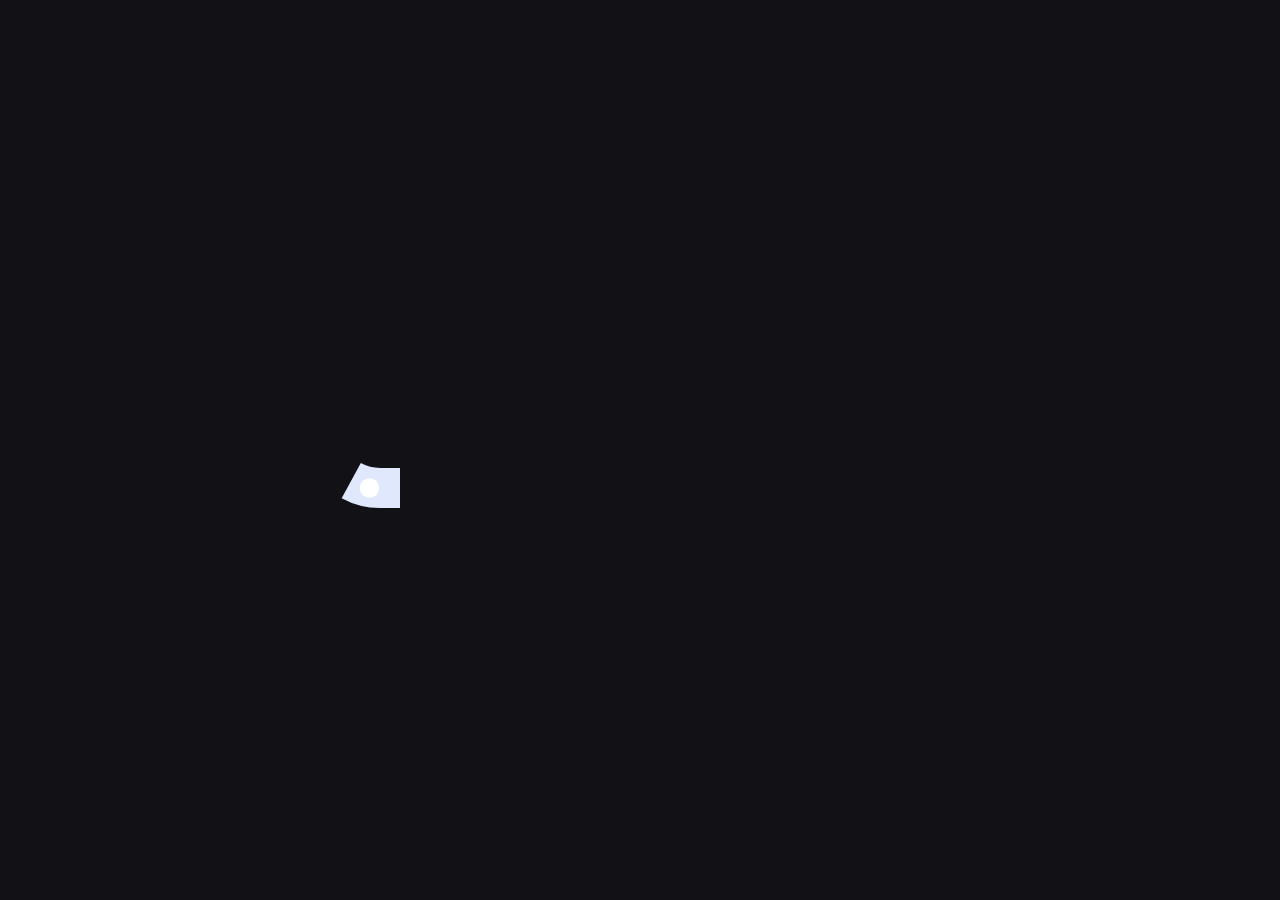
<file: js/anime-master/index.html>
<!DOCTYPE html>
<html>
<head>
  <title>anime.js</title>
  <meta charset="utf-8">
  <meta name="viewport" content="width=device-width, initial-scale=1, maximum-scale=1">
  <meta property="og:title" content="anime.js">
  <meta property="og:url" content="http://animejs.com">
  <meta property="og:description" content="Javascript Animation Engine">
  <meta property="og:image" content="http://animejs.com/documentation/assets/img/icons/og.png">
  <meta name="twitter:card" content="summary">
  <meta name="twitter:title" content="anime.js">
  <meta name="twitter:site" content="@juliangarnier">
  <meta name="twitter:description" content="Javascript Animation Engine">
  <meta name="twitter:image" content="http://animejs.com/documentation/assets/img/icons/twitter.png">
  <link rel="apple-touch-icon-precomposed" href="documentation/assets/img/icons/apple-touch-icon.png">
  <link rel="icon" type="image/png" href="documentation/assets/img/icons/favicon.png" >
  <link href="documentation/assets/css/anime.css" rel="stylesheet">
  <link href="documentation/assets/css/site.css" rel="stylesheet">
</head>
<body>
  <canvas class="fireworks"></canvas>
  <div class="logo-animation">
    <div class="letters">
      <div class="letter letter-a">
        <svg viewBox="0 0 162 162">
          <g fill="none" fill-rule="evenodd" stroke="#5E89FB">
            <path class="fill in" stroke-width="40" d="M101 141H81a60 60 0 1 1 0-120c33.14 0 59 26.86 60 60v80"/>
            <path class="fill out" stroke-width="40" d="M141 161V81c-1-33.14-26.86-60-60-60a60 60 0 1 0 0 120h20"/>
            <path class="line out" stroke-width="2" d="M121 161V81.33C120.18 58.59 102.7 41 81 41a40 40 0 1 0 0 80h20v40H81A80 80 0 1 1 81 1c43.8 0 78.66 35.27 80 79.7V161h-40z"/>
          </g>
        </svg>
      </div>
      <div class="letter letter-n">
        <svg viewBox="0 0 162 162">
          <g fill="none" fill-rule="evenodd" stroke="#FB155A">
            <path class="fill in" stroke-width="40" d="M21 161V1"/>
            <path class="fill out" stroke-width="40" d="M21 1v160"/>
            <path class="fill in" stroke-width="40" d="M21 161V81c1-33.14 26.86-60 60-60a60 60 0 0 1 60 60v80"/>
            <path class="fill out" stroke-width="40" d="M141 161V81a60 60 0 0 0-60-60c-33.14 0-59 26.86-60 60v80"/>
            <path class="line out" stroke-width="2" d="M41 161V1H1v160h40z"/>
            <path class="line out" stroke-width="2" d="M1 161V80.4C2.35 36.27 37.2 1 81 1a80 80 0 0 1 80 80v80h-40V81a40 40 0 0 0-40-40c-21.7 0-39.18 17.59-40 40.33V161H1z"/>
          </g>
        </svg>
      </div>
      <div class="letter letter-i">
        <svg viewBox="0 0 82 162">
          <g fill="none" fill-rule="evenodd" stroke="#18FF92">
            <path class="fill in" stroke-width="40" d="M21 61v20a60 60 0 0 0 60 60"/>
            <path class="fill out" stroke-width="40" d="M81 141a60 60 0 0 1-60-60V61"/>
            <path class="line out" stroke-width="2" d="M81 121a40 40 0 0 1-40-40V61H1v20a80 80 0 0 0 80 80v-40z"/>
          </g>
        </svg>
      </div>
      <div class="letter letter-m-1">
        <svg viewBox="0 0 162 162">
          <g fill="none" fill-rule="evenodd" stroke="#5E89FB">
            <path class="fill in" stroke-width="40" d="M21 161V1"/>
            <path class="fill out" stroke-width="40" d="M21 1v160"/>
            <path class="fill in" stroke-width="40" d="M21 161V81c1-33.14 26.86-60 60-60a60 60 0 0 1 60 60v80"/>
            <path class="fill out" stroke-width="40" d="M141 161V81a60 60 0 0 0-60-60c-33.14 0-59 26.86-60 60v80"/>
            <path class="line out" stroke-width="2" d="M41 161V1H1v160h40z"/>
            <path class="line out" stroke-width="2" d="M1 161V80.4C2.35 36.27 37.2 1 81 1a80 80 0 0 1 80 80v80h-40V81a40 40 0 0 0-40-40c-21.7 0-39.18 17.59-40 40.33V161H1z"/>
          </g>
        </svg>
      </div>
      <div class="letter letter-m-2">
        <svg viewBox="0 0 162 162">
          <g fill="none" fill-rule="evenodd" stroke="#FB155A">
            <path class="fill in" stroke-width="40" d="M21 161V81c1-33.14 26.86-60 60-60a60 60 0 0 1 60 60v80"/>
            <path class="fill out" stroke-width="40" d="M141 161V81a60 60 0 0 0-60-60c-33.14 0-59 26.86-60 60v80"/>
            <path class="line out" stroke-width="2" d="M1 161V80.4C2.35 36.27 37.2 1 81 1a80 80 0 0 1 80 80v80h-40V81a40 40 0 0 0-40-40c-21.7 0-39.18 17.59-40 40.33V161H1z"/>
          </g>
        </svg>
      </div>
      <div class="letter letter-e">
        <svg viewBox="0 0 162 162">
          <g fill="none" fill-rule="evenodd" stroke="#18FF92">
            <path class="fill in" stroke-width="40" d="M81 101h60V81c-1-33.14-26.86-60-60-60a60 60 0 1 0 0 120"/>
            <path class="fill out" stroke-width="40" d="M81 141a60 60 0 1 1 0-120c33.14 0 59 26.86 60 60v20H81"/>
            <path class="line out" stroke-width="2" d="M81 81v40h80V80.7C159.66 36.27 124.8 1 81 1a80 80 0 1 0 0 160v-40a40 40 0 1 1 0-80c21.6 0 39.01 17.42 39.99 40H81z"/>
          </g>
        </svg>
      </div>
      <div class="logo-icon">
        <div class="icon">
          <svg viewBox="0 0 62 62">
            <g fill="none" fill-rule="evenodd" stroke-width="2" transform="translate(1 1)">
              <path class="icon-curve" stroke="#FF1554" d="M0 16a80.88 80.88 0 0 1 44 44"/>
              <path class="icon-line" stroke="#5E89FB" d="M4 0h54a2 2 0 0 1 2 2.01V58A2 2 0 0 1 58 60H2a2 2 0 0 1-2-2.01V2A2 2 0 0 1 2 0h2z"/>
              <rect width="40" height="40" x="10" y="10" stroke="#18FF92" rx="20"/>
            </g>
          </svg>
        </div>
        <div class="icon-text">
          <svg viewBox="0 0 160 62">
            <g fill="#FBF3FB" fill-rule="evenodd">
              <path d="M27.33 18h1.73l10.15 25.7h-1.69l-3.24-8.24H21.97l-3.28 8.24H17L27.33 18zm6.45 16.1l-5.51-14.55h-.07l-5.73 14.54h11.3z"/>
              <polygon points="51.334 18 53.314 18 69.55 41.58 69.622 41.58 69.622 18 71.206 18 71.206 43.704 69.334 43.704 52.99 19.944 52.918 19.944 52.918 43.704 51.334 43.704"/>
              <polygon points="86.027 18 87.611 18 87.611 43.704 86.027 43.704"/>
              <polygon points="102.433 18 104.701 18 114.745 41.94 114.817 41.94 124.753 18 127.021 18 127.021 43.704 125.437 43.704 125.437 19.944 125.365 19.944 115.573 43.704 113.989 43.704 104.089 19.944 104.017 19.944 104.017 43.704 102.433 43.704"/>
              <polygon points="141.843 18 159.123 18 159.123 19.368 143.427 19.368 143.427 29.664 158.187 29.664 158.187 31.032 143.427 31.032 143.427 42.336 159.303 42.336 159.303 43.704 141.843 43.704"/>
            </g>
          </svg>
        </div>
      </div>
      <div class="dot dot-i">
        <svg viewBox="0 0 42 42">
          <g fill="none" fill-rule="evenodd">
            <rect width="40" height="40" x="1" y="1" fill="#17F28C" rx="20"/>
          </g>
        </svg>
      </div>
      <div class="dot dot-e">
        <svg viewBox="0 0 42 42">
          <g fill="none" fill-rule="evenodd">
            <rect width="40" height="40" x="1" y="1" fill="#FFFFFF" rx="20"/>
          </g>
        </svg>
      </div>
    </div>
  </div>
  <div class="info">
    <p class="description">
      Javascript Animation Engine
    </p>
    <div class="links">
      <a class="button blue" href="documentation" target="_blank">
        <svg viewBox="0 0 180 60">
          <path d="M10,10 C10,10 50,9.98999977 90,9.98999977 C130,9.98999977 170,10 170,10 C170,10 170.009995,20 170.009995,30 C170.009995,40 170,50 170,50 C170,50 130,50.0099983 90,50.0099983 C50,50.0099983 10,50 10,50 C10,50 9.98999977,40 9.98999977,30 C9.98999977,20 10,10 10,10 Z"></path>
        </svg>
        <span>Documentation</span>
      </a>
      <a class="button blue" href="https://codepen.io/collection/XLebem/" target="_blank">
        <svg viewBox="0 0 180 60">
          <path d="M10,10 C10,10 50,9.98999977 90,9.98999977 C130,9.98999977 170,10 170,10 C170,10 170.009995,20 170.009995,30 C170.009995,40 170,50 170,50 C170,50 130,50.0099983 90,50.0099983 C50,50.0099983 10,50 10,50 C10,50 9.98999977,40 9.98999977,30 C9.98999977,20 10,10 10,10 Z"></path>
        </svg>
        <span>CodePen</span>
      </a>
      <a class="button green" href="https://github.com/juliangarnier/anime" target="_blank">
        <svg viewBox="0 0 180 60">
          <path d="M10,10 C10,10 50,9.98999977 90,9.98999977 C130,9.98999977 170,10 170,10 C170,10 170.009995,20 170.009995,30 C170.009995,40 170,50 170,50 C170,50 130,50.0099983 90,50.0099983 C50,50.0099983 10,50 10,50 C10,50 9.98999977,40 9.98999977,30 C9.98999977,20 10,10 10,10 Z"></path>
        </svg>
        <span>GitHub</span>
      </a>
    </div>
    <p class="credits">
      v<span class="version">0.0</span> © <span class="date">2016</span> <a href="http://juliangarnier.com" target="_blank">Julian Garnier</a>
    </p>
  </div>
  <script>
    (function(i,s,o,g,r,a,m){i['GoogleAnalyticsObject']=r;i[r]=i[r]||function(){
      (i[r].q=i[r].q||[]).push(arguments)},i[r].l=1*new Date();a=s.createElement(o),
      m=s.getElementsByTagName(o)[0];a.async=1;a.src=g;m.parentNode.insertBefore(a,m)
    })(window,document,'script','https://www.google-analytics.com/analytics.js','ga');
    ga('create', 'UA-79927007-1', 'auto');
    ga('send', 'pageview');
  </script>
  <script src="anime.min.js"></script>
  <script src="documentation/assets/js/fireworks.js"></script>
  <script src="documentation/assets/js/site.js"></script>
</body>
</html>
</file>
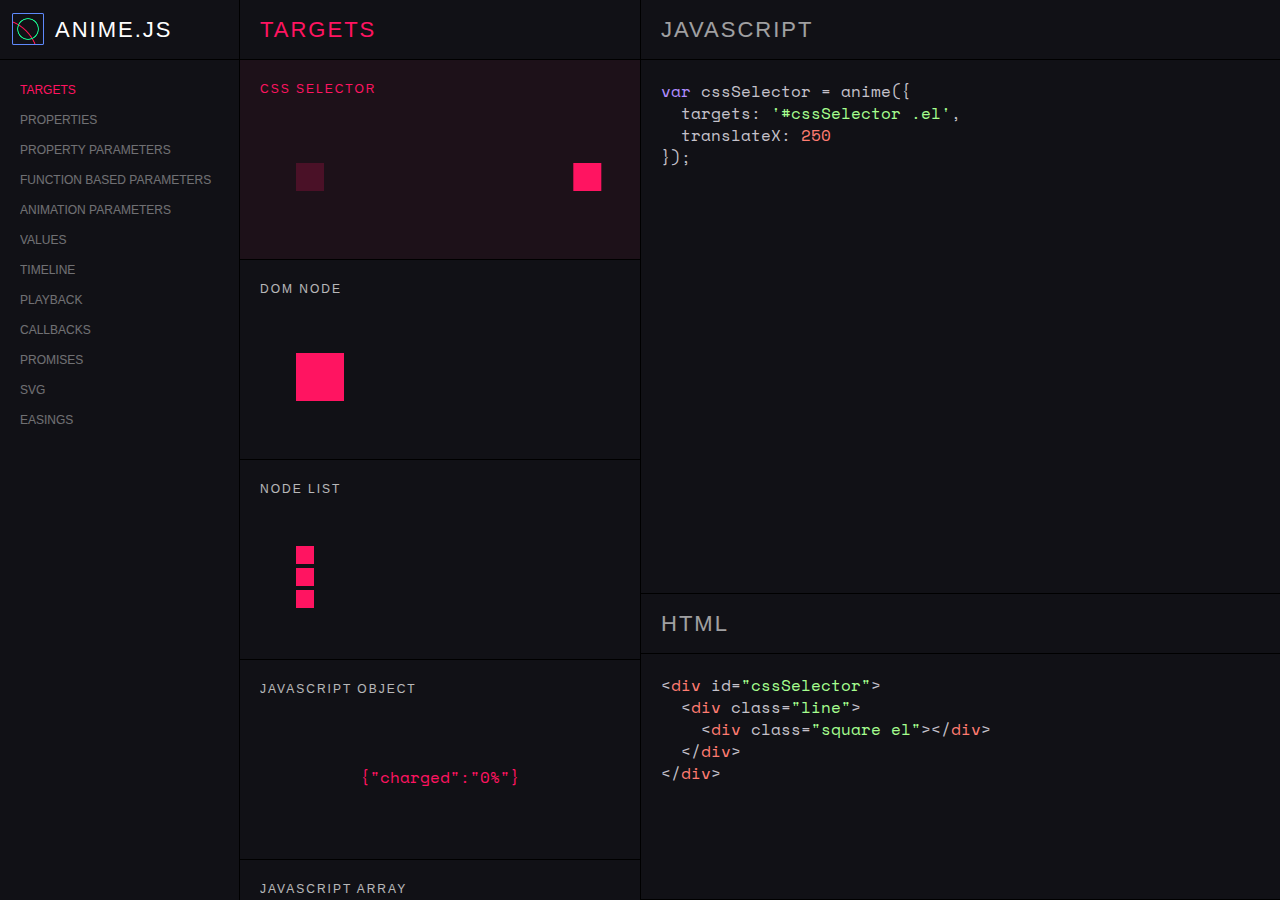
<file: js/anime-master/documentation/index.html>
<!DOCTYPE html>
<html>
<head>
  <title>Documentation | anime.js</title>
  <meta charset="utf-8">
  <meta name="viewport" content="width=device-width, initial-scale=1, maximum-scale=1">
  <meta property="og:title" content="anime.js">
  <meta property="og:url" content="http://animejs.com">
  <meta property="og:description" content="Javascript Animation Engine">
  <meta property="og:image" content="http://animejs.com/documentation/assets/img/icons/og.png">
  <meta name="twitter:card" content="summary">
  <meta name="twitter:title" content="anime.js">
  <meta name="twitter:site" content="@juliangarnier">
  <meta name="twitter:description" content="Javascript Animation Engine">
  <meta name="twitter:image" content="http://animejs.com/documentation/assets/img/icons/twitter.png">
  <link rel="apple-touch-icon-precomposed" href="assets/img/icons/apple-touch-icon.png">
  <link rel="icon" type="image/png" href="assets/img/icons/favicon.png" >
  <link href="https://fonts.googleapis.com/css?family=Space+Mono" rel="stylesheet">
  <link href="assets/css/anime.css" rel="stylesheet">
  <link href="assets/css/anime-theme.css" rel="stylesheet">
  <link href="assets/css/documentation.css" rel="stylesheet">
  <script src="../anime.min.js"></script>
</head>
<body>
  <div class="content">
    <header class="header">
      <a class="logo" href="https://github.com/juliangarnier/anime/"><h1>anime.js</h1></a>
    </header>
    <section class="pane sidebar">
      <nav class="navigation"></nav>
    </section>
    <section class="pane demos">

<!-- TARGETS -->
<article id="targets" class="color-01">
  <header>
    <h2 class="demos-title">Targets</h2>
  </header>

<div id="cssSelector" class="demo">
  <h3 class="demo-title">CSS Selector</h3>
  <div class="demo-content">
    <div class="line">
      <div class="square shadow"></div>
      <div class="square el"></div>
    </div>
  </div>
<script>var cssSelector = anime({
  targets: '#cssSelector .el',
  translateX: 250
});
</script>
</div>

<div id="domNode" class="demo">
  <h3 class="demo-title">DOM Node</h3>
  <div class="demo-content">
    <div class="large square shadow"></div>
    <div class="large square el"></div>
  </div>
<script>var el = document.querySelector('#domNode .el');

var domNode = anime({
  targets: el,
  translateX: 250
});
</script>
</div>

<div id="nodeList" class="demo">
  <h3 class="demo-title">Node List</h3>
  <div class="demo-content">
    <div class="line">
      <div class="small square shadow"></div>
      <div class="small square el"></div>
    </div>
    <div class="line">
      <div class="small square shadow"></div>
      <div class="small square el"></div>
    </div>
    <div class="line">
      <div class="small square shadow"></div>
      <div class="small square el"></div>
    </div>
  </div>
<script>var els = document.querySelectorAll('#nodeList .el');

var nodeList = anime({
  targets: els,
  translateX: 250
});
</script>
</div>

<div id="JSobject" class="demo">
  <h3 class="demo-title">JavaScript Object</h3>
  <div class="demo-content">
    <pre>{"charged":"0"}</pre>
  </div>
<script>var obj = { charged: '0%' };

var JSobject = anime({
  targets: obj,
  charged: '100%',
  round: 1,
  easing: 'linear',
  update: function() {
    var el = document.querySelector('#JSobject pre');
    el.innerHTML = JSON.stringify(obj);
  }
});
</script>
</div>

<div id="JSarray" class="demo">
  <h3 class="demo-title">JavaScript Array</h3>
  <div class="demo-content">
    <div class="line">
      <div class="square shadow"></div>
      <div class="square el-01"></div>
    </div>
    <div class="line">
      <div class="square shadow"></div>
      <div class="square el-02"></div>
    </div>
    <div class="line">
      <div class="square shadow"></div>
      <div class="square el-03"></div>
    </div>
  </div>
<script>var el = document.querySelector('#JSarray .el-01');

var JSarray = anime({
  targets: [el, '#JSarray .el-02', '#JSarray .el-03'],
  translateX: 250
});
</script>
</div>

</article>
<!-- -->

<!-- ANIMATABLE PROPERTIES -->
<article id="properties" class="color-02">
<header>
  <h2 class="demos-title">Properties</h2>
</header>

<div id="cssProperties" class="demo">
  <h3 class="demo-title">CSS</h3>
  <div class="demo-content">
    <div class="large square shadow"></div>
    <div class="large square el"></div>
  </div>
<script>var cssProperties = anime({
  targets: '#cssProperties .el',
  opacity: .5,
  left: '240px',
  backgroundColor: '#FFF',
  borderRadius: ['0em', '2em'],
  easing: 'easeInOutQuad'
});
</script>
</div>

<div id="CSStransforms" class="demo">
  <h3 class="demo-title">CSS Transforms</h3>
  <div class="demo-content">
    <div class="square shadow"></div>
    <div class="square el"></div>
  </div>
<script>var CSStransforms = anime({
  targets: '#CSStransforms .el',
  translateX: 250,
  scale: 2,
  rotate: '1turn'
});
</script>
</div>

<div id="JSobjectProp" class="demo">
  <h3 class="demo-title">Object properties</h3>
<div class="demo-content"><pre>{"myProperty":"0"}</pre></div>
<script>var myObject = {
  prop1: 0,
  prop2: '0%'
}
var JSobjectProp = anime({
  targets: myObject,
  prop1: 50,
  prop2: '100%',
  easing: 'linear',
  round: 1,
  update: function() {
    var el = document.querySelector('#JSobjectProp pre');
    el.innerHTML = JSON.stringify(myObject);
  }
});
</script>
</div>

<div id="domAttributes" class="demo">
  <h3 class="demo-title">DOM Attributes</h3>
  <div class="demo-content">
    <input class="text-output" value="0"></input>
  </div>
<script>var domAttributes = anime({
  targets: '#domAttributes input',
  value: 1000,
  round: 1,
  easing: 'easeInOutExpo'
});
</script>
</div>

<div id="svgAttributes" class="demo">
  <h3 class="demo-title">SVG Attributes</h3>
  <div class="demo-content align-center">
<svg width="128" height="128" viewBox="0 0 128 128">
  <polygon points="64 68.64 8.574 100 63.446 67.68 64 4 64.554 67.68 119.426 100" fill="currentColor"/>
</svg>
  </div>
<script>var svgAttributes = anime({
  targets: '#svgAttributes polygon',
  points: '64 128 8.574 96 8.574 32 64 0 119.426 32 119.426 96',
  easing: 'easeInOutExpo'
});
</script>
</div>

</article>
<!-- -->

<!-- PROPERTY PARAMETERS -->
<article id="propertyParameters" class="color-03">
  <header>
    <h2 class="demos-title">Property parameters</h2>
  </header>

<div id="duration" class="demo">
  <h3 class="demo-title">Duration</h3>
  <div class="demo-content">
    <div class="square shadow"></div>
    <div class="square el"></div>
  </div>
<script>var duration = anime({
  targets: '#duration .el',
  translateX: 250,
  duration: 3000
});
</script>
</div>

<div id="delay" class="demo">
  <h3 class="demo-title">Delay</h3>
  <div class="demo-content">
<div class="square shadow"></div>
<div class="square el"></div>
  </div>
<script>var delay = anime({
  targets: '#delay .el',
  translateX: 250,
  delay: 1000
});
</script>
</div>

<div id="easing" class="demo">
  <h3 class="demo-title">Easing</h3>
  <div class="demo-content">
    <div class="square shadow"></div>
    <div class="square el"></div>
  </div>
<script>var easing = anime({
  targets: '#easing .el',
  translateX: 250,
  easing: 'easeInOutQuart'
});
</script>
</div>

<div id="specificPropertyParameters" class="demo">
  <h3 class="demo-title">Specific property parameters</h3>
  <div class="demo-content">
    <div class="square shadow"></div>
    <div class="square el"></div>
  </div>
<script>var specificPropertyParameters = anime({
  targets: '#specificPropertyParameters .el',
  translateX: {
    value: 250,
    duration: 800
  },
  rotate: {
    value: 360,
    duration: 1800,
    easing: 'easeInOutSine'
  },
  scale: {
    value: 2,
    duration: 1600,
    delay: 800,
    easing: 'easeInOutQuart'
  },
  delay: 250 // All properties except 'scale' inherit 250ms delay
});
</script>
</div>

</article>
<!-- -->

<!-- FUNCTION BASED PARAMETERS -->
<article id="functionBasedParameters" class="color-04">
<header>
  <h2 class="demos-title">Function based parameters</h2>
</header>

<div id="functionBasedDuration" class="demo">
  <h3 class="demo-title">Duration</h3>
  <div class="demo-content">
    <div class="line">
      <div class="small square shadow"></div>
      <div class="small square el"></div>
    </div>
    <div class="line">
      <div class="small square shadow"></div>
      <div class="small square el"></div>
    </div>
    <div class="line">
      <div class="small square shadow"></div>
      <div class="small square el"></div>
    </div>
  </div>
<script>var functionBasedDuration = anime({
  targets: '#functionBasedDuration .el',
  translateX: 250,
  direction: 'alternate',
  loop: true,
  duration: function(el, i, l) {
    return 1000 + (i * 1000);
  }
});
</script>
</div>

<div id="functionBasedDelay" class="demo">
  <h3 class="demo-title">Delay</h3>
  <div class="demo-content">
    <div class="line">
      <div class="small square shadow"></div>
      <div class="small square el"></div>
    </div>
    <div class="line">
      <div class="small square shadow"></div>
      <div class="small square el"></div>
    </div>
    <div class="line">
      <div class="small square shadow"></div>
      <div class="small square el"></div>
    </div>
  </div>
<script>var functionBasedDelay = anime({
  targets: '#functionBasedDelay .el',
  translateX: 250,
  direction: 'alternate',
  loop: true,
  delay: function(el, i, l) {
    return i * 100;
  }
});
</script>
</div>

<div id="functionBasedElasticity" class="demo">
  <h3 class="demo-title">Elasticity</h3>
  <div class="demo-content">
    <div class="line">
      <div class="small square shadow"></div>
      <div class="small square el"></div>
    </div>
    <div class="line">
      <div class="small square shadow"></div>
      <div class="small square el"></div>
    </div>
    <div class="line">
      <div class="small square shadow"></div>
      <div class="small square el"></div>
    </div>
  </div>
<script>var functionBasedElasticity = anime({
  targets: '#functionBasedElasticity .el',
  translateX: 250,
  direction: 'alternate',
  loop: true,
  elasticity: function(el, i, l) {
    return (200 + i * 200);
  }
});
</script>
</div>

<div id="combinedFunctionBasedProp" class="demo">
  <h3 class="demo-title">Combined</h3>
  <div class="demo-content">
    <div class="line">
      <div class="square shadow"></div>
      <div data-duration="2000" class="square el"></div>
    </div>
    <div class="line">
      <div class="square shadow"></div>
      <div data-duration="1500" class="square el"></div>
    </div>
    <div class="line">
      <div class="square shadow"></div>
      <div data-duration="1000" class="square el"></div>
    </div>
  </div>
<script>var combinedFunctionBasedProp = anime({
  targets: '#combinedFunctionBasedProp .el',
  translateX: 100,
  translateX: 250,
  rotate: 180,
  duration: function(target) {
    // Duration based on every div 'data-duration' attribute
    return target.getAttribute('data-duration');
  },
  delay: function(target, index) {
    // 100ms delay multiplied by every div index, in ascending order
    return index * 100;
  },
  elasticity: function(target, index, totalTargets) {
    // Elasticity multiplied by every div index, in descending order
    return 200 + ((totalTargets - index) * 200);
  },
  direction: 'alternate',
  loop: true
});
</script>
</div>

</article>
<!-- -->

<!-- ANIMATION PARAMETERS -->
<article id="animationParameters" class="color-05">
  <header>
    <h2 class="demos-title">Animation parameters</h2>
  </header>

<div id="alternate" class="demo">
  <h3 class="demo-title">Direction alternate</h3>
  <div class="demo-content">
    <div class="square shadow"></div>
    <div class="square el"></div>
  </div>
<script>var alternate = anime({
  targets: '#alternate .el',
  translateX: 250,
  direction: 'alternate'
});
</script>
</div>

<div id="reverse" class="demo">
  <h3 class="demo-title">Direction reverse</h3>
  <div class="demo-content">
    <div class="square shadow"></div>
    <div class="square el"></div>
  </div>
<script>var reverse = anime({
  targets: '#reverse .el',
  translateX: 250,
  direction: 'reverse'
});
</script>
</div>

<div id="loop" class="demo">
  <h3 class="demo-title">Loop (x times)</h3>
  <div class="demo-content">
    <div class="square shadow"></div>
    <div class="square el"></div>
  </div>
<script>var loop = anime({
  targets: '#loop .el',
  translateX: 250,
  loop: 3
});
</script>
</div>

<div id="loopAlternate" class="demo">
  <h3 class="demo-title">Loop alternate (x times)</h3>
  <div class="demo-content">
    <div class="square shadow"></div>
    <div class="square el"></div>
  </div>
<script>var loopAlternate = anime({
  targets: '#loopAlternate .el',
  translateX: 250,
  loop: 3,
  direction: 'alternate'
});
</script>
</div>

<div id="loopReverse" class="demo">
  <h3 class="demo-title">Loop reverse (x times)</h3>
  <div class="demo-content">
    <div class="square shadow"></div>
    <div class="square el"></div>
  </div>
<script>var loopReverse = anime({
  targets: '#loopReverse .el',
  translateX: 250,
  loop: 3,
  direction: 'reverse'
});
</script>
</div>

<div id="infiniteLoop" class="demo">
  <h3 class="demo-title">Infinite loop</h3>
  <div class="demo-content">
    <div class="square shadow"></div>
    <div class="square el"></div>
  </div>
<script>var infiniteLoop = anime({
  targets: '#infiniteLoop .el',
  translateX: 250,
  loop: true
});
</script>
</div>

<div id="infiniteLoopAlternate" class="demo">
  <h3 class="demo-title">Infinite loop alternate</h3>
  <div class="demo-content">
    <div class="square shadow"></div>
    <div class="square el"></div>
  </div>
<script>var infiniteLoopAlternate = anime({
  targets: '#infiniteLoopAlternate .el',
  translateX: 250,
  direction: 'alternate',
  loop: true
});
</script>
</div>

<div id="infiniteLoopReverse" class="demo">
  <h3 class="demo-title">Infinite loop reverse</h3>
  <div class="demo-content">
    <div class="square shadow"></div>
    <div class="square el"></div>
  </div>
<script>var infiniteLoopReverse = anime({
  targets: '#infiniteLoopReverse .el',
  translateX: 250,
  direction: 'reverse',
  loop: true
});
</script>
</div>

</article>
<!-- -->

<!-- VALUES -->
<article id="values" class="color-06">
<header>
  <h2 class="demos-title">Values</h2>
</header>

<div id="unitlessValue" class="demo">
  <h3 class="demo-title">Unitless</h3>
  <div class="demo-content">
    <div class="square shadow"></div>
    <div class="square el"></div>
  </div>
<script>var unitlessValue = anime({
  targets: '#unitlessValue .el',
  translateX: 250,
  rotate: 540
});
</script>
</div>

<div id="specificUnitValue" class="demo">
  <h3 class="demo-title">Specific unit</h3>
  <div class="demo-content">
    <div class="square shadow"></div>
    <div class="square el"></div>
  </div>
<script>var specificUnitValue = anime({
  targets: '#specificUnitValue .el',
  translateX: '20em',
  rotate: '1.5turn'
});
</script>
</div>

<div id="relativeValues" class="demo">
  <h3 class="demo-title">Relative</h3>
  <div class="demo-content">
    <div class="square shadow"></div>
    <div class="square el" style="transform: translateX(100px)"></div>
  </div>
<script>var relativeValues = anime({
  targets: '#relativeValues .el',
  translateX: {
    value: '+=150',
    duration: 1000
  },
  width: {
    value: '-=10',
    duration: 1800,
    easing: 'easeInOutSine'
  },
  height: {
    value: '*=4',
    duration: 1800,
    easing: 'easeInOutSine'
  },
  direction: 'alternate'
});
</script>
</div>

<div id="colors" class="demo">
  <h3 class="demo-title">Colors</h3>
  <div class="demo-content">
    <div class="line">
      <div class="square shadow"></div>
      <div class="square el"></div>
    </div>
    <div class="line">
      <div class="square shadow"></div>
      <div class="square el"></div>
    </div>
    <div class="line">
      <div class="square shadow"></div>
      <div class="square el"></div>
    </div>
  </div>
<script>

var colors = anime({
  targets: '#colors .el',
  translateX: 250,
  backgroundColor: [
    {value: '#FFF'}, // Or #FFFFFF
    {value: 'rgb(255, 0, 0)'},
    {value: 'hsl(100, 60%, 60%)'}
  ],
  easing: 'linear',
  direction: 'alternate',
  duration: 2000
});
</script>
</div>

<div id="specificInitialValue" class="demo">
  <h3 class="demo-title">Specific initial value</h3>
  <div class="demo-content">
    <div class="square shadow"></div>
    <div class="square el"></div>
  </div>
<script>var specificInitialValue = anime({
  targets: '#specificInitialValue .el',
  translateX: [100, 250],
  delay: 500,
  direction: 'alternate',
  loop: true
});
</script>
</div>

<div id="functionBasedPropVal" class="demo">
  <h3 class="demo-title">Function based values</h3>
  <div class="demo-content">
    <div class="line">
      <div class="small square shadow"></div>
      <div data-x="160" class="small square el"></div>
    </div>
    <div class="line">
      <div class="small square shadow"></div>
      <div data-x="80" class="small square el"></div>
    </div>
    <div class="line">
      <div class="small square shadow"></div>
      <div data-x="250" class="small square el"></div>
    </div>
  </div>
<script>var functionBasedPropVal = anime({
  targets: '#functionBasedPropVal .el',
  translateX: function(el) {
    return el.getAttribute('data-x');
  },
  translateY: function(el, i) {
    return 50 + (-50 * i);
  },
  scale: function(el, i, l) {
    return (l - i) + .25;
  },
  rotate: function() { return anime.random(-360, 360); },
  duration: function() { return anime.random(1200, 1800); },
  duration: function() { return anime.random(800, 1600); },
  delay: function() { return anime.random(0, 1000); },
  direction: 'alternate',
  loop: true
});
</script>
</div>

<div id="keyframes" class="demo">
  <h3 class="demo-title">Keyframes</h3>
  <div class="demo-content">
    <div class="square shadow"></div>
    <div class="square el"></div>
  </div>
<script>var keyframes = anime({
  targets: '#keyframes .el',
  translateX: [
    { value: 250, duration: 1000, delay: 500, elasticity: 0 },
    { value: 0, duration: 1000, delay: 500, elasticity: 0 }
  ],
  translateY: [
    { value: -40, duration: 500, elasticity: 100 },
    { value: 40, duration: 500, delay: 1000, elasticity: 100 },
    { value: 0, duration: 500, delay: 1000, elasticity: 100 }
  ],
  scaleX: [
    { value: 4, duration: 100, delay: 500, easing: 'easeOutExpo' },
    { value: 1, duration: 900, elasticity: 300 },
    { value: 4, duration: 100, delay: 500, easing: 'easeOutExpo' },
    { value: 1, duration: 900, elasticity: 300 }
  ],
  scaleY: [
    { value: [1.75, 1], duration: 500 },
    { value: 2, duration: 50, delay: 1000, easing: 'easeOutExpo' },
    { value: 1, duration: 450 },
    { value: 1.75, duration: 50, delay: 1000, easing: 'easeOutExpo' },
    { value: 1, duration: 450 }
  ],
  loop: true
});
</script>
</div>

</article>
<!-- -->

<!-- TIMELINE -->
<article id="timeline" class="color-07">
<header>
  <h2 class="demos-title">Timeline</h2>
</header>

<div id="basicTimeline" class="demo">
  <h3 class="demo-title">Basic timeline</h3>
  <div class="demo-content">
    <div class="line">
      <div class="square shadow"></div>
      <div class="square el"></div>
    </div>
    <div class="line">
      <div class="circle shadow"></div>
      <div class="circle el"></div>
    </div>
    <div class="line">
      <div class="triangle shadow"></div>
      <div class="triangle el"></div>
    </div>
  </div>
<script>var basicTimeline = anime.timeline();

basicTimeline
  .add({
    targets: '#basicTimeline .square.el',
    translateX: 250,
    easing: 'easeOutExpo'
  })
  .add({
    targets: '#basicTimeline .circle.el',
    translateX: 250,
    easing: 'easeOutExpo'
  })
  .add({
    targets: '#basicTimeline .triangle.el',
    translateX: 250,
    easing: 'easeOutExpo'
  });

</script>
</div>

<div id="relativeOffset" class="demo">
  <h3 class="demo-title">Relative offset</h3>
  <div class="demo-content">
    <div class="line">
      <div class="square shadow"></div>
      <div class="square el"></div>
    </div>
    <div class="line">
      <div class="circle shadow"></div>
      <div class="circle el"></div>
    </div>
    <div class="line">
      <div class="triangle shadow"></div>
      <div class="triangle el"></div>
    </div>
  </div>
<script>var relativeOffset = anime.timeline();

relativeOffset
  .add({
    targets: '#relativeOffset .square.el',
    translateX: 250,
    easing: 'easeOutExpo',
  })
  .add({
    targets: '#relativeOffset .circle.el',
    translateX: 250,
    easing: 'easeOutExpo',
    offset: '-=600' // Starts 600ms before the previous animation ends
  })
  .add({
    targets: '#relativeOffset .triangle.el',
    translateX: 250,
    easing: 'easeOutExpo',
    offset: '-=800' // Starts 800ms before the previous animation ends
  });

</script>
</div>

<div id="absoluteOffset" class="demo">
  <h3 class="demo-title">Absolute offset</h3>
  <div class="demo-content">
    <div class="line">
      <div class="square shadow"></div>
      <div class="square el"></div>
    </div>
    <div class="line">
      <div class="circle shadow"></div>
      <div class="circle el"></div>
    </div>
    <div class="line">
      <div class="triangle shadow"></div>
      <div class="triangle el"></div>
    </div>
  </div>
<script>var absoluteOffset = anime.timeline();

absoluteOffset
  .add({
    targets: '#absoluteOffset .square.el',
    translateX: 250,
    easing: 'easeOutExpo',
    offset: 1000 // Starts at 1000ms of the timeline
  })
  .add({
    targets: '#absoluteOffset .circle.el',
    translateX: 250,
    easing: 'easeOutExpo',
    offset: 500 // Starts at 500ms of the timeline
  })
  .add({
    targets: '#absoluteOffset .triangle.el',
    translateX: 250,
    easing: 'easeOutExpo',
    offset: 0 // Starts at 0ms of the timeline
  });

</script>
</div>

<div id="timelineParameters" class="demo">
  <h3 class="demo-title">Basic Timeline parameters</h3>
  <div class="demo-content">
    <div class="line">
      <div class="square shadow"></div>
      <div class="square el"></div>
    </div>
    <div class="line">
      <div class="circle shadow"></div>
      <div class="circle el"></div>
    </div>
    <div class="line">
      <div class="triangle shadow"></div>
      <div class="triangle el"></div>
    </div>
  </div>
<script>var timelineParameters = anime.timeline({
  direction: 'alternate',
  loop: true
});

timelineParameters
  .add({
    targets: '#timelineParameters .square.el',
    translateX: [ { value: 80 }, { value: 160 }, { value: 250 } ],
    translateY: [ { value: 30 }, { value: 60 }, { value: 60 } ],
    duration: 3000
  })
  .add({
    targets: '#timelineParameters .circle.el',
    translateX: [ { value: 80 }, { value: 160 }, { value: 250 } ],
    translateY: [ { value: 30 }, { value: -30 }, { value: -30 } ],
    duration: 3000,
    offset: 200
  })
  .add({
    targets: '#timelineParameters .triangle.el',
    translateX: [ { value: 80 }, { value: 250 } ],
    translateY: [ { value: -60 }, { value: -30 }, { value: -30 } ],
    duration: 3000,
    offset: 400
  });

</script>
</div>

<div id="TLParamsInheritance" class="demo">
  <h3 class="demo-title">Parameters inheritance</h3>
  <div class="demo-content">
    <div class="line">
      <div class="square shadow"></div>
      <div class="square el"></div>
    </div>
    <div class="line">
      <div class="circle shadow"></div>
      <div class="circle el"></div>
    </div>
    <div class="line">
      <div class="triangle shadow"></div>
      <div class="triangle el"></div>
    </div>
  </div>
<script>var TLParamsInheritance = anime.timeline({
  targets: '#TLParamsInheritance .el',
  delay: function(el, i) { return i * 200 },
  duration: 500,
  easing: 'easeOutExpo',
  direction: 'alternate',
  loop: true
});

TLParamsInheritance
  .add({
    translateX: 250,
  })
  .add({
    opacity: .5,
    translateX: 250,
    scale: 2,
  })
  .add({
    translateX: 0,
    scale: 1
  });

</script>
</div>

</article>
<!-- -->

<!-- PLAYBACK -->
<article id="playback" class="color-08">
<header>
  <h2 class="demos-title">Playback</h2>
</header>

<div id="playPause" class="demo controls">
  <h3 class="demo-title">Play / Pause</h3>
  <div class="demo-content">
    <div class="line">
      <div class="small square shadow"></div>
      <div class="small square el"></div>
    </div>
    <div class="line">
      <div class="small square shadow"></div>
      <div class="small square el"></div>
    </div>
    <div class="line">
      <div class="small square shadow"></div>
      <div class="small square el"></div>
    </div>
    <div class="line player">
      <button class="play">Play</button>
      <button class="pause">Pause</button>
    </div>
  </div>
<script>var playPause = anime({
  targets: '#playPause .el',
  translateX: 250,
  delay: function(el, i, l) { return i * 100; },
  direction: 'alternate',
  loop: true,
  autoplay: false
});

document.querySelector('#playPause .play').onclick = playPause.play;
document.querySelector('#playPause .pause').onclick = playPause.pause;

</script>
</div>

<div id="restartAnim" class="demo">
  <h3 class="demo-title">Restart</h3>
  <div class="demo-content">
    <div class="line">
      <div class="small square shadow"></div>
      <div class="small square el"></div>
    </div>
    <div class="line">
      <div class="small square shadow"></div>
      <div class="small square el"></div>
    </div>
    <div class="line">
      <div class="small square shadow"></div>
      <div class="small square el"></div>
    </div>
    <div class="line player">
      <button class="restart">Restart</button>
    </div>
  </div>
<script>var restartAnim = anime({
  targets: '#restartAnim .el',
  translateX: 250,
  delay: function(el, i, l) { return i * 100; },
  direction: 'alternate',
  loop: true
});

document.querySelector('#restartAnim .restart').onclick = restartAnim.restart;

</script>
</div>

<div id="reverseAnim" class="demo controls">
  <h3 class="demo-title">Reverse</h3>
  <div class="demo-content">
    <div class="line">
      <div class="small square shadow"></div>
      <div class="small square el"></div>
    </div>
    <div class="line">
      <div class="small square shadow"></div>
      <div class="small square el"></div>
    </div>
    <div class="line">
      <div class="small square shadow"></div>
      <div class="small square el"></div>
    </div>
    <div class="line player">
      <button class="reverse">Reverse</button>
    </div>
  </div>
<script>var reverseAnim = anime({
  targets: '#reverseAnim .el',
  translateX: 250,
  duration: 2000,
  delay: function(el, i, l) { return i * 200; }
});

document.querySelector('#reverseAnim .reverse').onclick = function() {
  reverseAnim.play();
  reverseAnim.reverse();
}

</script>
</div>

<div id="seekAnim" class="demo controls">
  <h3 class="demo-title">Seek</h3>
  <div class="demo-content">
    <div class="line">
      <div class="small square shadow"></div>
      <div class="small square el"></div>
    </div>
    <div class="line">
      <div class="small square shadow"></div>
      <div class="small square el"></div>
    </div>
    <div class="line">
      <div class="small square shadow"></div>
      <div class="small square el"></div>
    </div>
    <div class="line player">
      <input class="progress" step=".001" type="range" min="0" max="100" value="0"></input>
    </div>
  </div>
<script>var seekAnim = anime({
  targets: '#seekAnim .el',
  translateX: 250,
  delay: function(el, i, l) { return i * 100; },
  elasticity: 200,
  autoplay: false
});

var seekProgressEl = document.querySelector('#seekAnim .progress');

seekProgressEl.addEventListener('input', function() { 
  seekAnim.seek(seekAnim.duration * (seekProgressEl.value / 100));
});

['input','change'].forEach(function(evt) {
  seekProgressEl.addEventListener(evt, function() { 
    seekAnim.seek(seekAnim.duration * (seekProgressEl.value / 100));
  });
});

</script>
</div>

<div id="TLcontrols" class="demo controls">
  <h3 class="demo-title">Timeline controls</h3>
  <div class="demo-content">
    <div class="line">
      <div class="square shadow"></div>
      <div class="square el"></div>
    </div>
    <div class="line">
      <div class="circle shadow"></div>
      <div class="circle el"></div>
    </div>
    <div class="line">
      <div class="triangle shadow"></div>
      <div class="triangle el"></div>
    </div>
    <div class="line player align-items">
      <button class="play">Play</button>
      <button class="pause">Pause</button>
      <button class="restart">Restart</button>
      <input class="progress" step="2" type="range" min="0" max="100" value="0"></input>
    </div>
  </div>
<script>var controlsProgressEl = document.querySelector('#TLcontrols .progress');

var TLcontrols = anime.timeline({
  direction: 'alternate',
  loop: true,
  easing: 'linear',
  update: function(anim) {
    controlsProgressEl.value = anim.progress;
  }
});

TLcontrols
  .add({
    targets: '#TLcontrols .square.el',
    translateX: [ { value: 80 }, { value: 160 }, { value: 250 } ],
    translateY: [ { value: 30 }, { value: 60 }, { value: 60 } ],
    duration: 3000,
    offset: 0
  })
  .add({
    targets: '#TLcontrols .circle.el',
    translateX: [ { value: 80 }, { value: 160 }, { value: 250 } ],
    translateY: [ { value: 30 }, { value: -30 }, { value: -30 } ],
    duration: 3000,
    offset: 0
  })
  .add({
    targets: '#TLcontrols .triangle.el',
    translateX: [ { value: 80 }, { value: 250 } ],
    translateY: [ { value: -60 }, { value: -30 }, { value: -30 } ],
    duration: 3000,
    offset: 0
  });

document.querySelector('#TLcontrols .play').onclick = TLcontrols.play;
document.querySelector('#TLcontrols .pause').onclick = TLcontrols.pause;
document.querySelector('#TLcontrols .restart').onclick = TLcontrols.restart;

controlsProgressEl.addEventListener('input', function() {
  TLcontrols.seek(TLcontrols.duration * (controlsProgressEl.value / 100));
});

['input','change'].forEach(function(evt) {
  controlsProgressEl.addEventListener(evt, function() {
    TLcontrols.seek(TLcontrols.duration * (controlsProgressEl.value / 100));
  });
});

</script>
</div>

</article>
<!-- -->

<!-- CALLBACKS -->
<article id="callbacks" class="color-09">
<header>
  <h2 class="demos-title">Callbacks</h2>
</header>

<div id="allCallbacks" class="demo">
  <h3 class="demo-title">All callbacks</h3>
  <div class="demo-content">
    <div class="logs">
      <input class="log update-log"></input>
      <input class="log began-log"></input>
      <input class="log completed-log"></input>
    </div>
    <div class="line">
      <div class="small square shadow"></div>
      <div class="small square el"></div>
    </div>
    <div class="line">
      <div class="small square shadow"></div>
      <div class="small square el"></div>
    </div>
    <div class="line">
      <div class="small square shadow"></div>
      <div class="small square el"></div>
    </div>
    <div class="line player align-items"></div>
  </div>
<script>var updateLogEl2 = document.querySelector('#allCallbacks .update-log');
var beganLogEl2 = document.querySelector('#allCallbacks .began-log');
var completedLogEl2 = document.querySelector('#allCallbacks .completed-log');

var allCallbacks = anime({
  targets: '#allCallbacks .el',
  translateX: 250,
  delay: function(el, i) { return 1000 + (i * 100); },
  duration: function(el, i) { return 500 + (i * 500); }
});

allCallbacks.update = function(anim) {
  if (!anim.began) {
    updateLogEl2.value = 'begins in ' + Math.round(anim.delay - anim.currentTime) + 'ms';
    beganLogEl2.value = '';
  } else {
    updateLogEl2.value = 'begins in 0ms';
  }
  if (!anim.completed) {
    completedLogEl2.value = '';
  }
}

allCallbacks.begin =  function() { beganLogEl2.value = 'began'; };
allCallbacks.complete = function() { completedLogEl2.value = 'completed'; };

</script>
</div>

<div id="update" class="demo">
  <h3 class="demo-title">Update</h3>
  <div class="demo-content">
    <div class="logs">
      <input class="log current-time-log"></input>
      <input class="log progress-log"></input>
    </div>
    <div class="large square shadow"></div>
    <div class="large square el"></div>
  </div>
<script>var updateLogEl = document.querySelector('#update .current-time-log');
var progressLogEl = document.querySelector('#update .progress-log');

var update = anime({
  targets: '#callbacks .el',
  translateX: 250,
  delay: 1000,
  update: function(anim) {
    updateLogEl.value = 'current time : ' + Math.round(anim.currentTime) + 'ms';
    progressLogEl.value = 'progress : ' + Math.round(anim.progress) + '%';
  }
});
</script>
</div>

<div id="begin" class="demo">
  <h3 class="demo-title">Begin</h3>
  <div class="demo-content">
    <div class="logs">
      <input class="log began-log" value="began : false"></input>
    </div>
    <div class="square shadow"></div>
    <div class="square el"></div>
  </div>
<script>var beganLogEl = document.querySelector('#begin .began-log');

var begin = anime({
  targets: '#begin .el',
  translateX: 250,
  delay: 1000,
  begin: function(anim) {
    beganLogEl.value = 'began : ' + anim.began;
  }
});
</script>
<script>
begin.update = function(anim) {
  if (!anim.began) {
    beganLogEl.value = 'began : ' + anim.began;
  }
}
</script>
</div>

<div id="run" class="demo">
  <h3 class="demo-title">Run</h3>
  <div class="demo-content">
    <div class="logs">
      <input class="log current-time-log" value="not running"></input>
      <input class="log progress-log" value="progress : 0%"></input>
    </div>
    <div class="large square shadow"></div>
    <div class="large square el"></div>
  </div>
<script>var runLogEl = document.querySelector('#run .current-time-log');
var runProgressLogEl = document.querySelector('#run .progress-log');

var run = anime({
  targets: '#run .el',
  translateX: 250,
  delay: 1000,
  run: function(anim) {
    runLogEl.value = 'running';
    runProgressLogEl.value = 'progress : ' + Math.round(anim.progress) + '%';
  },
  complete: function(anim) {
    runLogEl.value = 'not running';
    runProgressLogEl.value = 'progress : 100%';
  }
});
</script>
</div>

<div id="complete" class="demo">
  <h3 class="demo-title">Complete</h3>
  <div class="demo-content">
    <div class="logs">
      <input class="log completed-log" value="completed : false"></input>
    </div>
    <div class="square shadow"></div>
    <div class="square el"></div>
  </div>
<script>var completedLogEl = document.querySelector('#complete .completed-log');

var complete = anime({
  targets: '#complete .el',
  translateX: 250,
  complete: function(anim) {
    completedLogEl.value = 'completed : ' + anim.completed;
  }
});
</script>
<script>
complete.update = function(anim) {
  if (!anim.completed) {
    completedLogEl.value = 'completed : ' + anim.completed;
  }
}
</script>
</div>

</article>
<!-- -->

<!-- PROMISES -->
<article id="promises" class="color-10">
<header>
  <h2 class="demos-title">Promises</h2>
</header>

<div id="finishedPromise" class="demo">
  <h3 class="demo-title">Finished</h3>
  <div class="demo-content">
    <div class="logs">
      <input class="log finished-log"></input>
    </div>
    <div class="large square shadow"></div>
    <div class="large square el"></div>
  </div>
<script>var finishedLogEl = document.querySelector('#finishedPromise .finished-log');

var finishedPromise = anime({
  targets: '#promises .el',
  translateX: 250,
  delay: 1000
});

var promise = finishedPromise.finished.then(logFinished);

function logFinished() {
  finishedLogEl.value = 'Promise resolved';

  // Rebind the promise, since this demo can be looped.
  setTimeout(function() {
    promise = finishedPromise.finished.then(logFinished);
  });
}

finishedPromise.update = function(anim) {
  if (!anim.completed) {
    finishedLogEl.value = '';
  }
}
</script>
</div>

</article>
<!-- -->

<!-- SVG -->
<article id="svg" class="color-11">
<header>
  <h2 class="demos-title">SVG</h2>
</header>

<div id="motionPath" class="demo">
  <h3 class="demo-title">Motion path</h3>
  <div class="demo-content">
    <div class="motion-path">
      <div class="small square shadow follow-path"></div>
      <div class="small square el follow-path"></div>
      <svg width="256" height="112" viewBox="0 0 256 112">
        <path fill="none" stroke="currentColor" stroke-width="1" d="M8,56 C8,33.90861 25.90861,16 48,16 C70.09139,16 88,33.90861 88,56 C88,78.09139 105.90861,92 128,92 C150.09139,92 160,72 160,56 C160,40 148,24 128,24 C108,24 96,40 96,56 C96,72 105.90861,92 128,92 C154,93 168,78 168,56 C168,33.90861 185.90861,16 208,16 C230.09139,16 248,33.90861 248,56 C248,78.09139 230.09139,96 208,96 L48,96 C25.90861,96 8,78.09139 8,56 Z"/>
      </svg>
    </div>
  </div>
<script>var path = anime.path('#motionPath path');

var motionPath = anime({
  targets: '#motionPath .el',
  translateX: path('x'),
  translateY: path('y'),
  rotate: path('angle'),
  easing: 'linear',
  duration: 2000,
  loop: true
});

</script>
</div>

<div id="morphing" class="demo">
  <h3 class="demo-title">Morphing</h3>
  <div class="demo-content align-center">
    <svg width="140" height="140" viewBox="0 0 140 140">
      <g fill="none" fill-rule="evenodd">
        <g fill="currentColor" fill-opacity=".15" transform="translate(0 6)">
          <polygon points="70 0 136.574 48.369 111.145 126.631 28.855 126.631 3.426 48.369"/>
          <polygon points="70 18 119.455 53.931 100.565 112.069 39.435 112.069 20.545 53.931"/>
          <polygon points="70 34.86 101.727 57.911 89.609 95.209 50.391 95.209 38.273 57.911"/>
          <polygon points="70 50.898 84.864 61.697 79.186 79.171 60.814 79.171 55.136 61.697"/>
        </g>
        <polygon class="polymorph" stroke-width="1" stroke="currentColor" points="70 24 119.574 60.369 100.145 117.631 50.855 101.631 3.426 54.369"/>
      </g>
    </svg>
  </div>
<script>var morphing = anime({
  targets: '#morphing .polymorph',
  points: [
    { value: '70 41 118.574 59.369 111.145 132.631 60.855 84.631 20.426 60.369' },
    { value: '70 6 119.574 60.369 100.145 117.631 39.855 117.631 55.426 68.369' },
    { value: '70 57 136.574 54.369 89.145 100.631 28.855 132.631 38.426 64.369' },
    { value: '70 24 119.574 60.369 100.145 117.631 50.855 101.631 3.426 54.369' }
  ],
  easing: 'easeOutQuad',
  duration: 2000,
  loop: true
});

</script>
</div>

<div id="lineDrawing" class="demo">
  <h3 class="demo-title">Line drawing</h3>
  <div class="demo-content align-center">
    <svg viewBox="0 0 280 100">
      <g fill="none" fill-rule="evenodd" stroke="currentColor" stroke-width="1" class="lines">
        <path d="M58 80V50.12C57.7 41.6 51.14 35 43 35a15 15 0 0 0 0 30h7.5v15H43a30 30 0 1 1 0-60c16.42 0 29.5 13.23 30 29.89V80H58z"/>
        <path d="M73 80V20H58v60h15z"/>
        <path d="M58 80V49.77C58.5 33.23 71.58 20 88 20a30 30 0 0 1 30 30v30h-15V50a15 15 0 0 0-15-15c-8.14 0-14.7 6.6-15 15.12V80H58zm75 0V20h-15v60h15z"/>
        <path d="M118 80V49.77C118.5 33.23 131.58 20 148 20a30 30 0 0 1 30 30v30h-15V50a15 15 0 0 0-15-15c-8.14 0-14.7 6.6-15 15.12V80h-15zm-7.5-60a7.5 7.5 0 1 1-7.48 8v-1c.25-3.9 3.5-7 7.48-7z"/>
        <path d="M133 65a15 15 0 0 1-15-15v-7.5h-15V50a30 30 0 0 0 30 30V65zm30 15V49.77C163.5 33.23 176.58 20 193 20a30 30 0 0 1 30 30v30h-15V50a15 15 0 0 0-15-15c-8.14 0-14.7 6.6-15 15.12V80h-15z"/>
        <path d="M238 65a15 15 0 0 1 0-30c8.1 0 14.63 6.53 15 15h-15v15h30V49.89C267.5 33.23 254.42 20 238 20a30 30 0 0 0 0 60V65z"/>
        <path d="M260.48 65a7.5 7.5 0 1 1-7.48 8v-1c.26-3.9 3.5-7 7.48-7z"/>
      </g>
    </svg>
  </div>
<script>var lineDrawing = anime({
  targets: '#lineDrawing .lines path',
  strokeDashoffset: [anime.setDashoffset, 0],
  easing: 'easeInOutSine',
  duration: 1500,
  delay: function(el, i) { return i * 250 },
  direction: 'alternate',
  loop: true
});

</script>
</div>

</article>
<!-- -->

<!-- EASINGS -->
<article id="easings" class="color-12">
  <header>
    <h2 class="demos-title">Easings</h2>
  </header>

<div id="penner" class="demo">
  <h3 class="demo-title">Built in equations</h3>
  <div class="demo-content">
    <div class="line">
      <div class="small stretched square shadow"></div>
      <div class="small stretched square linear"></div>
    </div>
    <div class="line">
      <div class="small stretched square shadow"></div>
      <div class="small stretched square InQuad"></div>
    </div>
    <div class="line">
      <div class="small stretched square shadow"></div>
      <div class="small stretched square InCubic"></div>
    </div>
    <div class="line">
      <div class="small stretched square shadow"></div>
      <div class="small stretched square InQuart"></div>
    </div>
    <div class="line">
      <div class="small stretched square shadow"></div>
      <div class="small stretched square InQuint"></div>
    </div>
    <div class="line">
      <div class="small stretched square shadow"></div>
      <div class="small stretched square InSine"></div>
    </div>
    <div class="line">
      <div class="small stretched square shadow"></div>
      <div class="small stretched square InExpo"></div>
    </div>
    <div class="line">
      <div class="small stretched square shadow"></div>
      <div class="small stretched square InCirc"></div>
    </div>
    <div class="line">
      <div class="small stretched square shadow"></div>
      <div class="small stretched square InBack"></div>
    </div>
    <div class="line">
      <div class="small stretched square shadow"></div>
      <div class="small stretched square OutQuad"></div>
    </div>
    <div class="line">
      <div class="small stretched square shadow"></div>
      <div class="small stretched square OutCubic"></div>
    </div>
    <div class="line">
      <div class="small stretched square shadow"></div>
      <div class="small stretched square OutQuart"></div>
    </div>
    <div class="line">
      <div class="small stretched square shadow"></div>
      <div class="small stretched square OutQuint"></div>
    </div>
    <div class="line">
      <div class="small stretched square shadow"></div>
      <div class="small stretched square OutSine"></div>
    </div>
    <div class="line">
      <div class="small stretched square shadow"></div>
      <div class="small stretched square OutExpo"></div>
    </div>
    <div class="line">
      <div class="small stretched square shadow"></div>
      <div class="small stretched square OutCirc"></div>
    </div>
    <div class="line">
      <div class="small stretched square shadow"></div>
      <div class="small stretched square OutBack"></div>
    </div>
    <div class="line">
      <div class="small stretched square shadow"></div>
      <div class="small stretched square InOutQuad"></div>
    </div>
    <div class="line">
      <div class="small stretched square shadow"></div>
      <div class="small stretched square InOutCubic"></div>
    </div>
    <div class="line">
      <div class="small stretched square shadow"></div>
      <div class="small stretched square InOutQuart"></div>
    </div>
    <div class="line">
      <div class="small stretched square shadow"></div>
      <div class="small stretched square InOutQuint"></div>
    </div>
    <div class="line">
      <div class="small stretched square shadow"></div>
      <div class="small stretched square InOutSine"></div>
    </div>
    <div class="line">
      <div class="small stretched square shadow"></div>
      <div class="small stretched square InOutExpo"></div>
    </div>
    <div class="line">
      <div class="small stretched square shadow"></div>
      <div class="small stretched square InOutCirc"></div>
    </div>
    <div class="line">
      <div class="small stretched square shadow"></div>
      <div class="small stretched square InOutBack"></div>
    </div>
  </div>
<script>var penner = anime.timeline();
penner
  .add({
    targets: '#penner .linear', translateX: 250, offset: 0,
    easing: 'linear'
  })
  .add({
    targets: '#penner .InQuad', translateX: 250, offset: 0,
    easing: 'easeInQuad'
  })
  .add({
    targets: '#penner .InCubic', translateX: 250, offset: 0,
    easing: 'easeInCubic'
  })
  .add({
    targets: '#penner .InQuart', translateX: 250, offset: 0,
    easing: 'easeInQuart'
  })
  .add({
    targets: '#penner .InQuint', translateX: 250, offset: 0,
    easing: 'easeInQuint'
  })
  .add({
    targets: '#penner .InSine', translateX: 250, offset: 0,
    easing: 'easeInSine'
  })
  .add({
    targets: '#penner .InExpo', translateX: 250, offset: 0,
    easing: 'easeInExpo'
  })
  .add({
    targets: '#penner .InCirc', translateX: 250, offset: 0,
    easing: 'easeInCirc'
  })
  .add({
    targets: '#penner .InBack', translateX: 250, offset: 0,
    easing: 'easeInBack'
  })
  .add({
    targets: '#penner .OutQuad', translateX: 250, offset: 0,
    easing: 'easeOutQuad'
  })
  .add({
    targets: '#penner .OutCubic', translateX: 250, offset: 0,
    easing: 'easeOutCubic'
  })
  .add({
    targets: '#penner .OutQuart', translateX: 250, offset: 0,
    easing: 'easeOutQuart'
  })
  .add({
    targets: '#penner .OutQuint', translateX: 250, offset: 0,
    easing: 'easeOutQuint'
  })
  .add({
    targets: '#penner .OutSine', translateX: 250, offset: 0,
    easing: 'easeOutSine'
  })
  .add({
    targets: '#penner .OutExpo', translateX: 250, offset: 0,
    easing: 'easeOutExpo'
  })
  .add({
    targets: '#penner .OutCirc', translateX: 250, offset: 0,
    easing: 'easeOutCirc'
  })
  .add({
    targets: '#penner .OutBack', translateX: 250, offset: 0,
    easing: 'easeOutBack'
  })
  .add({
    targets: '#penner .InOutQuad', translateX: 250, offset: 0,
    easing: 'easeInOutQuad'
  })
  .add({
    targets: '#penner .InOutCubic', translateX: 250, offset: 0,
    easing: 'easeInOutCubic'
  })
  .add({
    targets: '#penner .InOutQuart', translateX: 250, offset: 0,
    easing: 'easeInOutQuart'
  })
  .add({
    targets: '#penner .InOutQuint', translateX: 250, offset: 0,
    easing: 'easeInOutQuint'
  })
  .add({
    targets: '#penner .InOutSine', translateX: 250, offset: 0,
    easing: 'easeInOutSine'
  })
  .add({
    targets: '#penner .InOutExpo', translateX: 250, offset: 0,
    easing: 'easeInOutExpo'
  })
  .add({
    targets: '#penner .InOutCirc', translateX: 250, offset: 0,
    easing: 'easeInOutCirc'
  })
  .add({
    targets: '#penner .InOutBack', translateX: 250, offset: 0,
    easing: 'easeInOutBack'
  });
</script>
</div>

<div id="elasticity" class="demo">
  <h3 class="demo-title">Elasticity</h3>
  <div class="demo-content">
    <div class="line">
      <div class="stretched square shadow"></div>
      <div class="stretched square elasticity-0"></div>
    </div>
    <div class="line">
      <div class="stretched square shadow"></div>
      <div class="stretched square elasticity-100"></div>
    </div>
    <div class="line">
      <div class="stretched square shadow"></div>
      <div class="stretched square elasticity-200"></div>
    </div>
    <div class="line">
      <div class="stretched square shadow"></div>
      <div class="stretched square elasticity-300"></div>
    </div>
    <div class="line">
      <div class="stretched square shadow"></div>
      <div class="stretched square elasticity-400"></div>
    </div>
    <div class="line">
      <div class="stretched square shadow"></div>
      <div class="stretched square elasticity-500"></div>
    </div>
    <div class="line">
      <div class="stretched square shadow"></div>
      <div class="stretched square elasticity-600"></div>
    </div>
    <div class="line">
      <div class="stretched square shadow"></div>
      <div class="stretched square elasticity-700"></div>
    </div>
    <div class="line">
      <div class="stretched square shadow"></div>
      <div class="stretched square elasticity-800"></div>
    </div>
    <div class="line">
      <div class="stretched square shadow"></div>
      <div class="stretched square elasticity-900"></div>
    </div>
    <div class="line">
      <div class="stretched square shadow"></div>
      <div class="stretched square elasticity-1000"></div>
    </div>
  </div>
<script>var elasticity = anime.timeline();
elasticity.add({
  targets: '#elasticity .elasticity-0', translateX: 250, offset: 0,
  duration: 3000,
  elasticity: 0,
})
.add({
  targets: '#elasticity .elasticity-100', translateX: 250, offset: 0,
  duration: 3000,
  elasticity: 100,
})
.add({
  targets: '#elasticity .elasticity-200', translateX: 250, offset: 0,
  duration: 3000,
  elasticity: 200,
})
.add({
  targets: '#elasticity .elasticity-300', translateX: 250, offset: 0,
  duration: 3000,
  elasticity: 300,
})
.add({
  targets: '#elasticity .elasticity-400', translateX: 250, offset: 0,
  duration: 3000,
  elasticity: 400,
})
.add({
  targets: '#elasticity .elasticity-500', translateX: 250, offset: 0,
  duration: 3000,
  elasticity: 500,
})
.add({
  targets: '#elasticity .elasticity-600', translateX: 250, offset: 0,
  duration: 3000,
  elasticity: 600,
})
.add({
  targets: '#elasticity .elasticity-700', translateX: 250, offset: 0,
  duration: 3000,
  elasticity: 700,
})
.add({
  targets: '#elasticity .elasticity-800', translateX: 250, offset: 0,
  duration: 3000,
  elasticity: 800,
})
.add({
  targets: '#elasticity .elasticity-900', translateX: 250, offset: 0,
  duration: 3000,
  elasticity: 900,
})
.add({
  targets: '#elasticity .elasticity-1000', translateX: 250, offset: 0,
  duration: 3000,
  elasticity: 1000,
});
</script>
</div>

<div id="customBezier" class="demo">
  <h3 class="demo-title">Custom Bézier curves</h3>
  <div class="demo-content">
    <div class="square large shadow"></div>
    <div class="square large el"></div>
  </div>
<script>var customBezier = anime({
  targets: '#customBezier .el',
  translateX: 250,
  easing: [.91,-0.54,.29,1.56]
});
</script>
</div>

<div id="customEasingFunction" class="demo">
  <h3 class="demo-title">Custom easing function</h3>
  <div class="demo-content">
    <div class="square large shadow"></div>
    <div class="square large el"></div>
  </div>
<script>anime.easings['myCustomEasingName'] = function(t) {
  return Math.pow(Math.sin(t * 3), 3);
}

var customEasingFunction = anime({
  targets: '#customEasingFunction .el',
  translateX: 250,
  easing: 'myCustomEasingName'
});
</script>
</div>

</article>
<!-- -->

    </section>
    <section class="pane code-examples">
      <div class="code-pane code-pane-js">
        <header class="code-header">
          <h2>JavaScript</h2>
        </header>
        <pre class="code-output js-output"></pre>
      </div>
      <div class="code-pane code-pane-html">
        <header class="code-header">
          <h2>HTML</h2>
        </header>
        <pre class="code-output html-output"></pre>
      </div>
    </section>
  </div>
  <script>
    (function(i,s,o,g,r,a,m){i['GoogleAnalyticsObject']=r;i[r]=i[r]||function(){
    (i[r].q=i[r].q||[]).push(arguments)},i[r].l=1*new Date();a=s.createElement(o),
    m=s.getElementsByTagName(o)[0];a.async=1;a.src=g;m.parentNode.insertBefore(a,m)
    })(window,document,'script','https://www.google-analytics.com/analytics.js','ga');
    ga('create', 'UA-79927007-1', 'auto');
    ga('send', 'pageview');
  </script>
  <script src="assets/js/highlight.pack.js"></script>
  <script src="assets/js/beautify-html.js"></script>
  <script src="assets/js/scripts.js"></script>
</body>
</html>
</file>
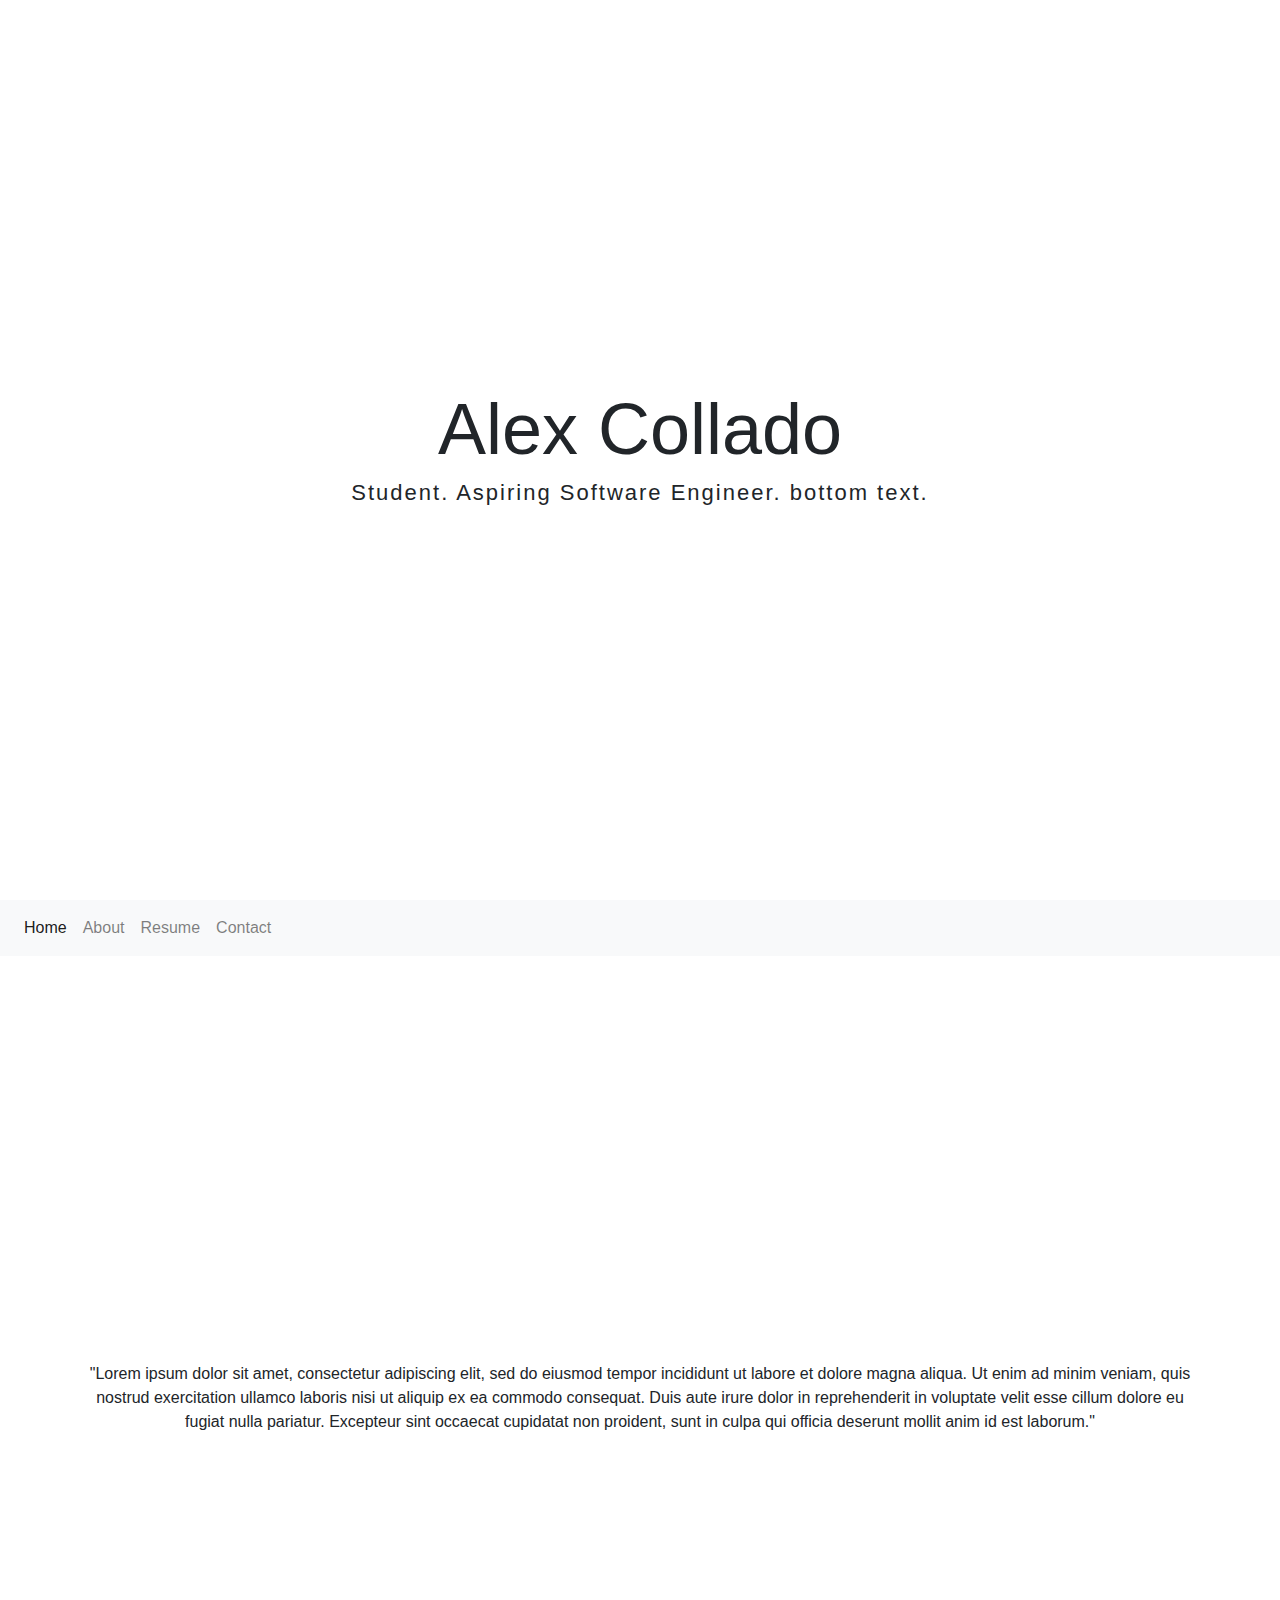
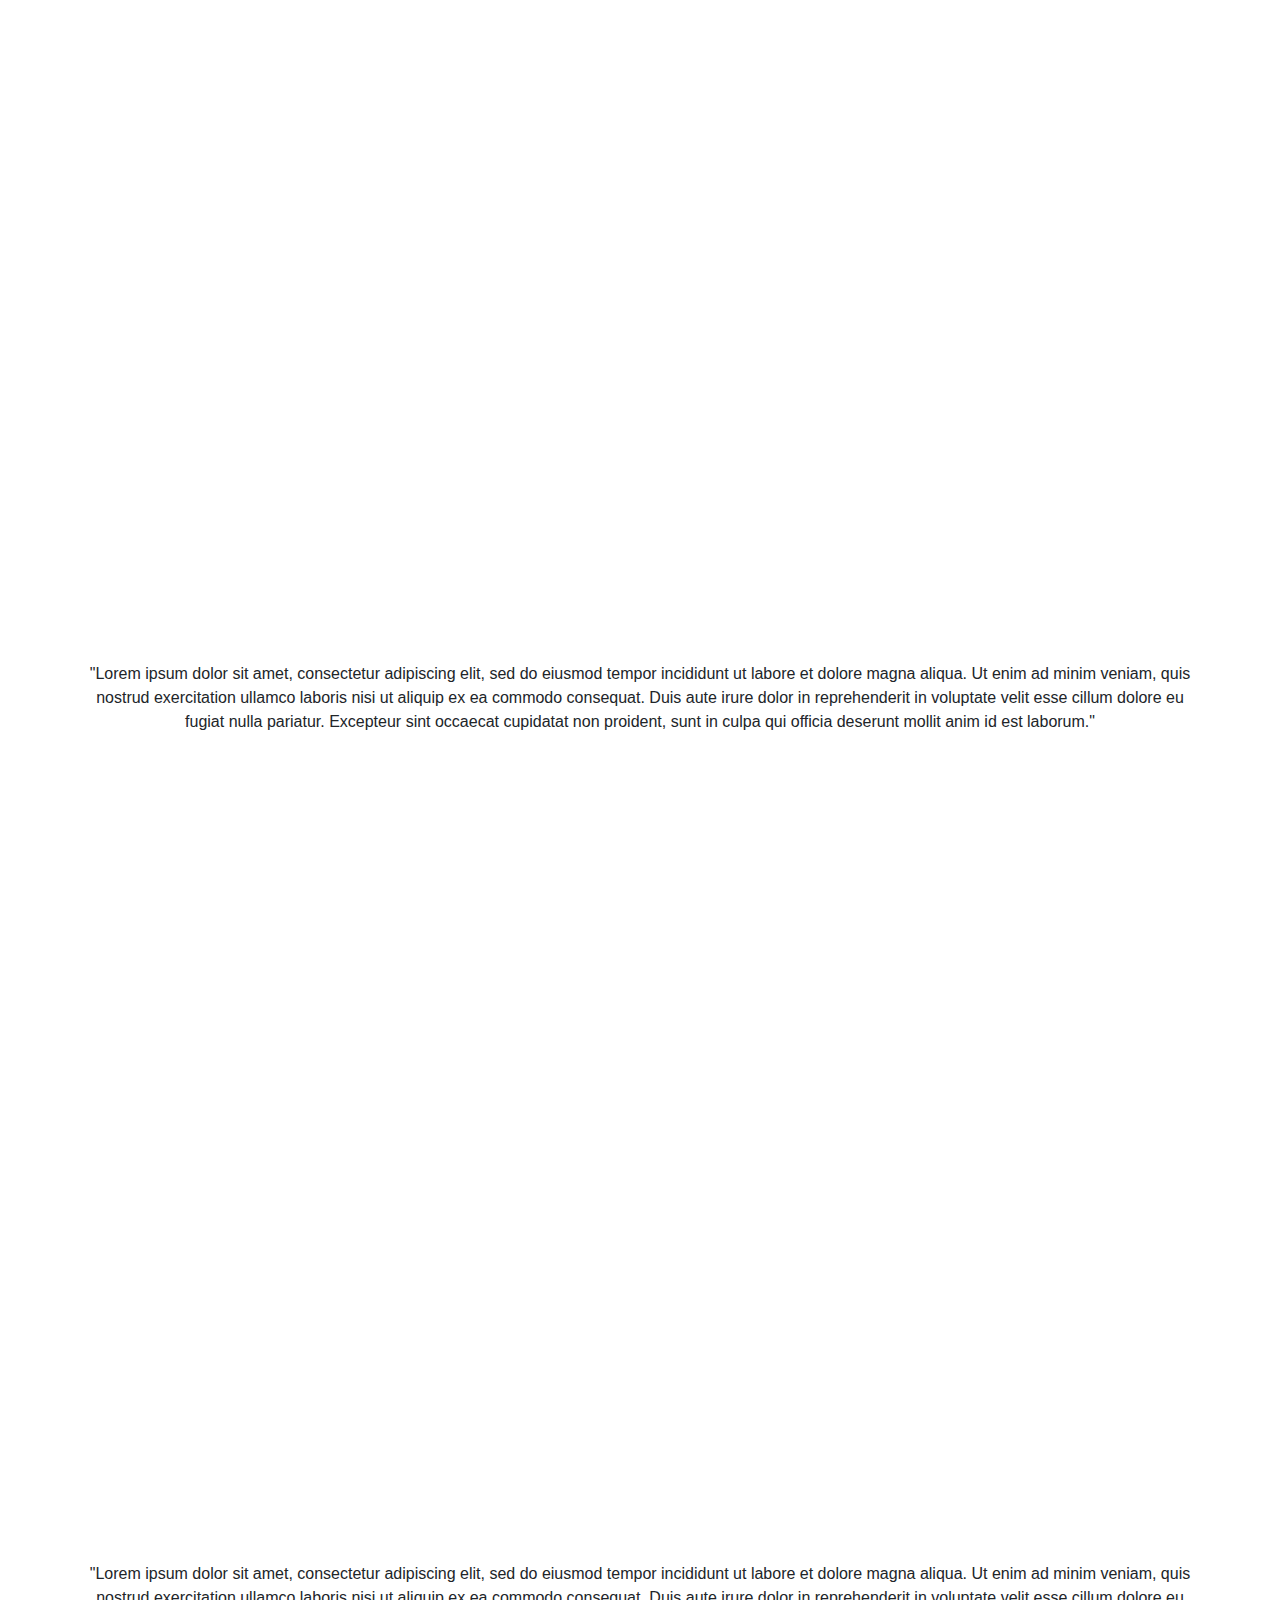
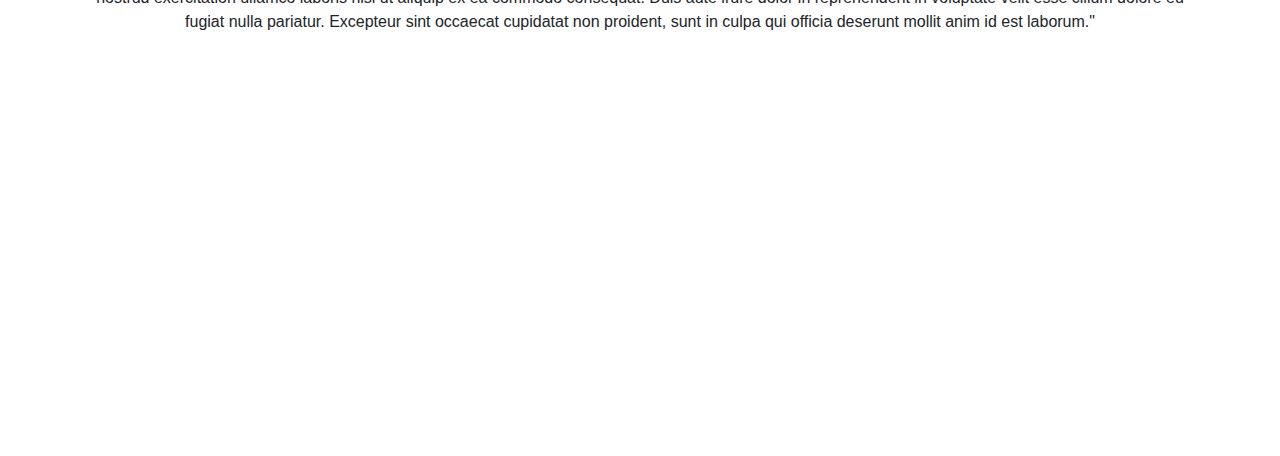
<file: home.html>
<!DOCTYPE html>
<html>
<head>
	<meta charset="utf-8">
    <meta name="viewport" content="width=device-width, initial-scale=1, shrink-to-fit=no">
    <link href="css/bootstrap.min.css" rel="stylesheet">
	<link rel="stylesheet" href="home.css">
	<link rel="shortcut icon" href="wave.ico" />
	<title>Alex Collado</title>
</head>
<body>
	<div class="container title">
		<div class="row vertical-center">
			<div class="col">
				<h1 id="title-name">Alex Collado</h1>
				<h5 id="title-header">Student. Aspiring Software Engineer. bottom text.</h5>
			</div>
		</div>
	</div>
	<nav class="navbar navbar-expand-lg sticky-top bg-light navbar-light bg-light">
  		<button class="navbar-toggler" type="button" data-toggle="collapse" data-target="#navbarNav" aria-controls="navbarNav" aria-expanded="false" aria-label="Toggle navigation">
    	<span class="navbar-toggler-icon"></span>
  		</button>
  		<div class="collapse navbar-collapse" id="navbarNav">
    		<ul class="navbar-nav">
      			<li class="nav-item active">
        			<a class="nav-link" href="#">Home <span class="sr-only">(current)</span></a>
      			</li>
      			<li class="nav-item">
        			<a class="nav-link" href="#">About</a>
      			</li>
      			<li class="nav-item">
        			<a class="nav-link" href="#">Resume</a>
      			</li>
      			<li class="nav-item">
        			<a class="nav-link" href="#">Contact</a>
      			</li>
    		</ul>
  		</div>
	</nav>
	<div class="container title">
		<div class="row vertical-center">
			<div class="col">
				<p>"Lorem ipsum dolor sit amet, consectetur adipiscing elit, sed do eiusmod tempor incididunt ut labore et dolore magna aliqua. Ut enim ad minim veniam, quis nostrud exercitation ullamco laboris nisi ut aliquip ex ea commodo consequat. Duis aute irure dolor in reprehenderit in voluptate velit esse cillum dolore eu fugiat nulla pariatur. Excepteur sint occaecat cupidatat non proident, sunt in culpa qui officia deserunt mollit anim id est laborum."</p>
			</div>
		</div>
		<div class="row vertical-center">
			<div class="col">
				<p>"Lorem ipsum dolor sit amet, consectetur adipiscing elit, sed do eiusmod tempor incididunt ut labore et dolore magna aliqua. Ut enim ad minim veniam, quis nostrud exercitation ullamco laboris nisi ut aliquip ex ea commodo consequat. Duis aute irure dolor in reprehenderit in voluptate velit esse cillum dolore eu fugiat nulla pariatur. Excepteur sint occaecat cupidatat non proident, sunt in culpa qui officia deserunt mollit anim id est laborum."</p>
			</div>
		</div>
		<div class="row vertical-center">
			<div class="col">
				<p>"Lorem ipsum dolor sit amet, consectetur adipiscing elit, sed do eiusmod tempor incididunt ut labore et dolore magna aliqua. Ut enim ad minim veniam, quis nostrud exercitation ullamco laboris nisi ut aliquip ex ea commodo consequat. Duis aute irure dolor in reprehenderit in voluptate velit esse cillum dolore eu fugiat nulla pariatur. Excepteur sint occaecat cupidatat non proident, sunt in culpa qui officia deserunt mollit anim id est laborum."</p>
			</div>
		</div>
	</div>
	<script src="https://ajax.googleapis.com/ajax/libs/jquery/1.11.3/jquery.min.js"></script>
	<script src="js/bootstrap.min.js"></script>
</body>
</html>
</file>
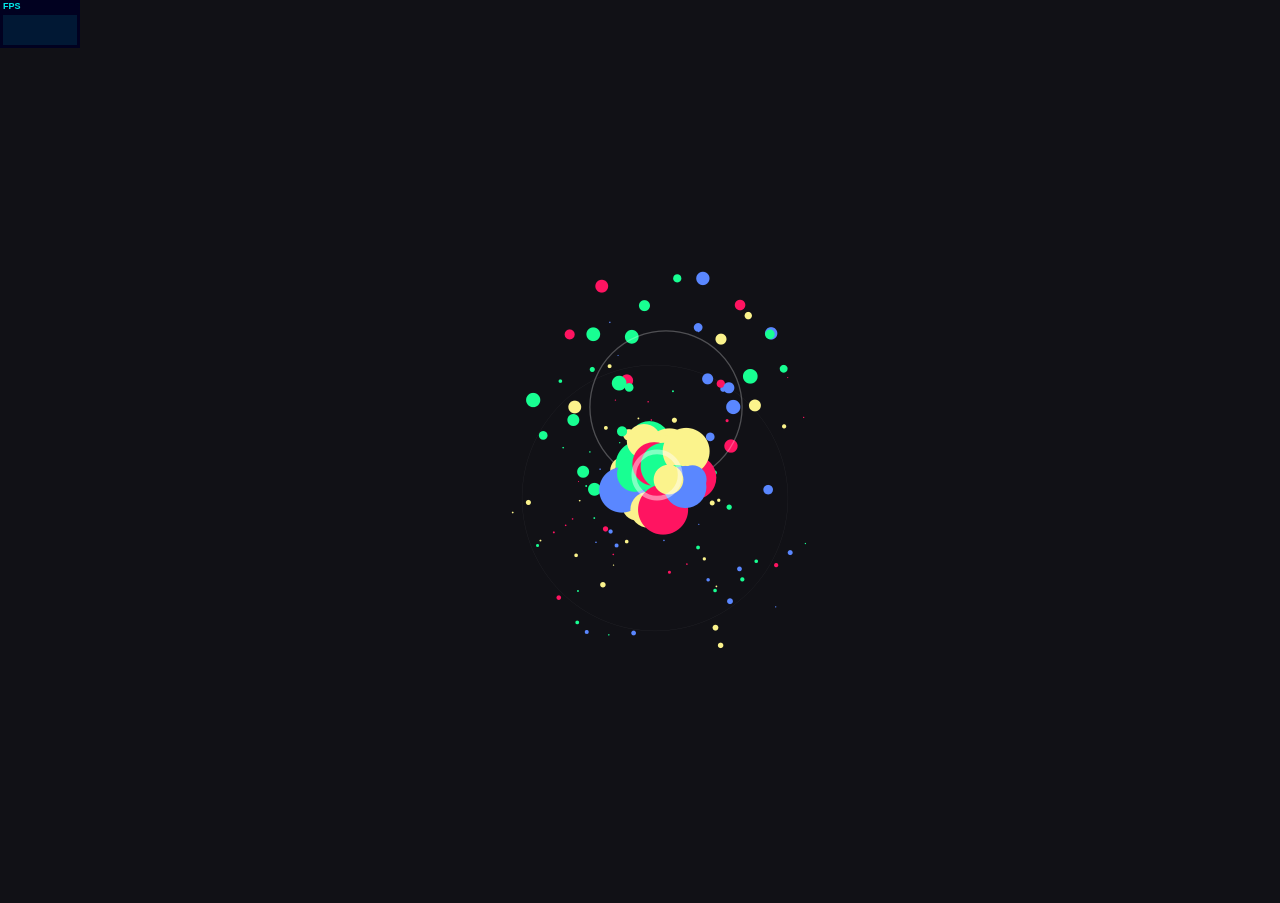
<file: js/anime-master/documentation/examples/anime-canvas-fireworks.html>
<!DOCTYPE html>
<html>
<head>
  <title>Canvas fireworks | anime.js</title>
  <meta charset="utf-8">
  <meta name="viewport" content="width=device-width, initial-scale=1, maximum-scale=1">
  <meta property="og:title" content="anime.js">
  <meta property="og:url" content="http://animejs.com">
  <meta property="og:description" content="Javascript Animation Engine">
  <meta property="og:image" content="http://animejs.com/documentation/assets/img/icons/og.png">
  <meta name="twitter:card" content="summary">
  <meta name="twitter:title" content="anime.js">
  <meta name="twitter:site" content="@juliangarnier">
  <meta name="twitter:description" content="Javascript Animation Engine">
  <meta name="twitter:image" content="http://animejs.com/documentation/assets/img/icons/twitter.png">
  <link rel="apple-touch-icon-precomposed" href="../assets/img/icons/apple-touch-icon.png">
  <link rel="icon" type="image/png" href="../assets/img/icons/favicon.png">
  <link href="../assets/css/anime.css" rel="stylesheet">
  <script src="../../anime.js"></script>
</head>
<body>
  <canvas class="fireworks"></canvas>
  <script>
    (function(i,s,o,g,r,a,m){i['GoogleAnalyticsObject']=r;i[r]=i[r]||function(){
      (i[r].q=i[r].q||[]).push(arguments)},i[r].l=1*new Date();a=s.createElement(o),
      m=s.getElementsByTagName(o)[0];a.async=1;a.src=g;m.parentNode.insertBefore(a,m)
    })(window,document,'script','https://www.google-analytics.com/analytics.js','ga');
    ga('create', 'UA-79927007-1', 'auto');
    ga('send', 'pageview');
  </script>
  <script src="../assets/js/fireworks.js"></script>
  <script>
    window.human = false;
    var centerX = window.innerWidth / 2;
    var centerY = window.innerHeight / 2;

    function autoClick() {
      if (window.human) return;
      fireworks.animateParticules(
        anime.random(centerX-50, centerX+50), 
        anime.random(centerY-50, centerY+50)
      );
      anime({duration: 200}).finished.then(autoClick);
    }

    window.addEventListener('load', function() {
      fireworks.render.play();
      autoClick();
      fireworks.setCanvasSize();
    }, false);
  </script>
  <script src="../assets/js/stats.js"></script>
</body>
</html>
</file>
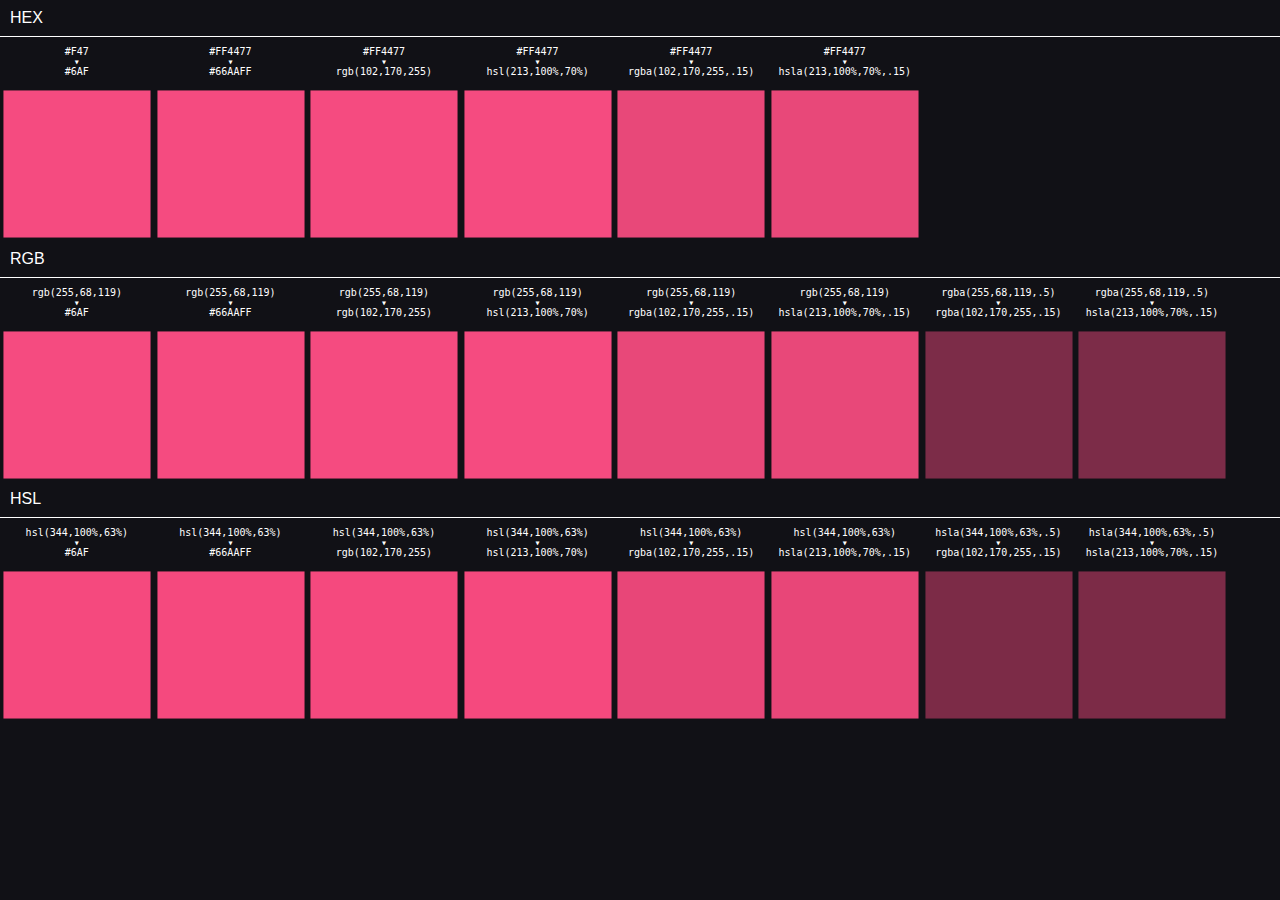
<file: js/anime-master/documentation/examples/anime-colors-test.html>
<!DOCTYPE html>
<html>
<head>
  <title>Colors test | anime.js</title>
  <meta charset="utf-8">
  <meta name="viewport" content="width=device-width, initial-scale=1, maximum-scale=1">
  <meta property="og:title" content="anime.js">
  <meta property="og:url" content="http://animejs.com">
  <meta property="og:description" content="Javascript Animation Engine">
  <meta property="og:image" content="http://animejs.com/documentation/assets/img/icons/og.png">
  <meta name="twitter:card" content="summary">
  <meta name="twitter:title" content="anime.js">
  <meta name="twitter:site" content="@juliangarnier">
  <meta name="twitter:description" content="Javascript Animation Engine">
  <meta name="twitter:image" content="http://animejs.com/documentation/assets/img/icons/twitter.png">
  <link rel="apple-touch-icon-precomposed" href="../assets/img/icons/apple-touch-icon.png">
  <link rel="icon" type="image/png" href="../assets/img/icons/favicon.png">
  <link href="../assets/css/anime.css" rel="stylesheet">
  <script src="../../anime.js"></script>
  <!-- <script src="../assets/js/anime.2.0.2.js"></script> -->
  <!-- <script src="../assets/js/anime.1.3.js"></script> -->
  <style>
    body {
      width: 100%;
      height: 100vh;
    }
    .color-tests {
      display: flex;
      flex-wrap: wrap;
    }
    .section-title {
      display: block;
      width: 100%;
      margin-bottom: 10px;
      padding: 10px;
      border-bottom: 1px solid #FFF;
    }
    .color-test {
      flex-shrink: 2;
      text-align: center;
      font-size: 10px;
      line-height: 1em;
      font-family: monospace;
    }
    .color-el {
      display: flex;
      align-items: center;
      justify-content: center;
      position: relative;
      width: 12vw;
      height: 12vw;
      margin-top: 10px;
    }
  </style>
</head>
<body>
  <section class="color-section">
    <h1 class="section-title">HEX</h1>
    <div class="color-tests">
      <div class="color-test hex-to-hex-shorthand">#F47<br>▾<br>#6AF</div>
      <div class="color-test hex-to-hex">#FF4477<br>▾<br>#66AAFF</div>
      <div class="color-test hex-to-rgb">#FF4477<br>▾<br>rgb(102,170,255)</div>
      <div class="color-test hex-to-hsl">#FF4477<br>▾<br>hsl(213,100%,70%)</div>
      <div class="color-test hex-to-rgba">#FF4477<br>▾<br>rgba(102,170,255,.15)</div>
      <div class="color-test hex-to-hsla">#FF4477<br>▾<br>hsla(213,100%,70%,.15)</div>
    </div>
  </section>
  <section class="color-section">
    <h1 class="section-title">RGB</h1>
    <div class="color-tests">
      <div class="color-test rgb-to-hex-shorthand">rgb(255,68,119)<br>▾<br>#6AF</div>
      <div class="color-test rgb-to-hex">rgb(255,68,119)<br>▾<br>#66AAFF</div>
      <div class="color-test rgb-to-rgb">rgb(255,68,119)<br>▾<br>rgb(102,170,255)</div>
      <div class="color-test rgb-to-hsl">rgb(255,68,119)<br>▾<br>hsl(213,100%,70%)</div>
      <div class="color-test rgb-to-rgba">rgb(255,68,119)<br>▾<br>rgba(102,170,255,.15)</div>
      <div class="color-test rgb-to-hsla">rgb(255,68,119)<br>▾<br>hsla(213,100%,70%,.15)</div>
      <div class="color-test rgba-to-rgba">rgba(255,68,119,.5)<br>▾<br>rgba(102,170,255,.15)</div>
      <div class="color-test rgba-to-hsla">rgba(255,68,119,.5)<br>▾<br>hsla(213,100%,70%,.15)</div>
    </div>
  </section>
  <section class="color-section">
    <h1 class="section-title">HSL</h1>
    <div class="color-tests">
      <div class="color-test hsl-to-hex-shorthand">hsl(344,100%,63%)<br>▾<br>#6AF</div>
      <div class="color-test hsl-to-hex">hsl(344,100%,63%)<br>▾<br>#66AAFF</div>
      <div class="color-test hsl-to-rgb">hsl(344,100%,63%)<br>▾<br>rgb(102,170,255)</div>
      <div class="color-test hsl-to-hsl">hsl(344,100%,63%)<br>▾<br>hsl(213,100%,70%)</div>
      <div class="color-test hsl-to-rgba">hsl(344,100%,63%)<br>▾<br>rgba(102,170,255,.15)</div>
      <div class="color-test hsl-to-hsla">hsl(344,100%,63%)<br>▾<br>hsla(213,100%,70%,.15)</div>
      <div class="color-test hsla-to-rgba">hsla(344,100%,63%,.5)<br>▾<br>rgba(102,170,255,.15)</div>
      <div class="color-test hsla-to-hsla">hsla(344,100%,63%,.5)<br>▾<br>hsla(213,100%,70%,.15)</div>
    </div>
  </section>
  <script>

    var colorTestEls = document.querySelectorAll('.color-test');

    function createTest(el) {
      var testHtml = el.innerHTML;
      var testValues = testHtml.split('<br>▾<br>');
      var colorEl = document.createElement('div');
      colorEl.classList.add('color-el');
      el.appendChild(colorEl);
      anime({
        targets: colorEl,
        backgroundColor: [testValues[0], testValues[1]],
        scale: [.97, .75],
        direction: 'alternate',
        easing: 'easeInOutSine',
        duration: 4000,
        loop: true
      });
    }

    for (var i = 0; i < colorTestEls.length; i++) createTest(colorTestEls[i]);

  </script>
</body>
</html>
</file>
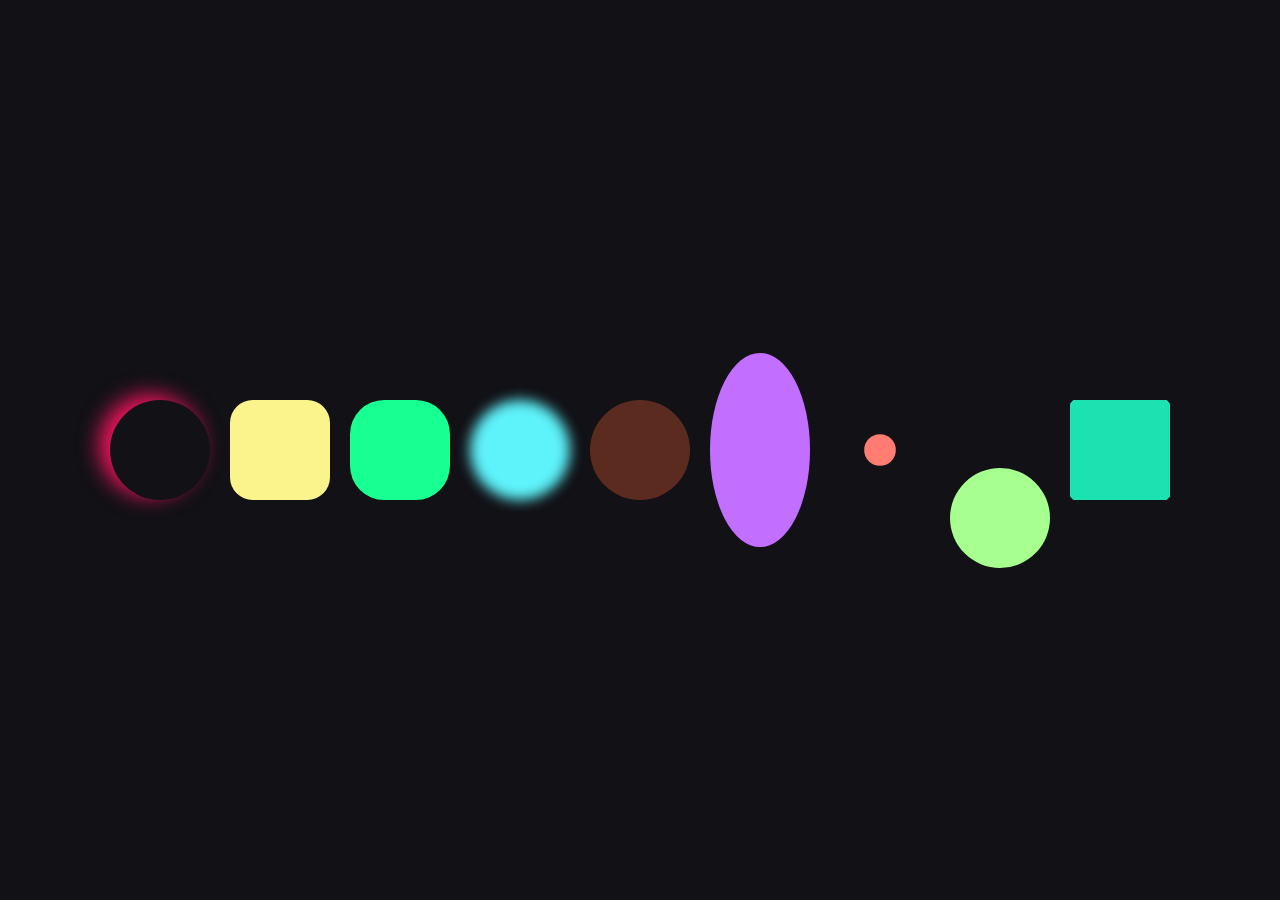
<file: js/anime-master/documentation/examples/anime-complex-properties.html>
<!DOCTYPE html>
<html>
<head>
  <title>Complex properties | anime.js</title>
  <meta charset="utf-8">
  <meta name="viewport" content="width=device-width, initial-scale=1, maximum-scale=1">
  <meta property="og:title" content="anime.js">
  <meta property="og:url" content="http://animejs.com">
  <meta property="og:description" content="Javascript Animation Engine">
  <meta property="og:image" content="http://animejs.com/documentation/assets/img/icons/og.png">
  <meta name="twitter:card" content="summary">
  <meta name="twitter:title" content="anime.js">
  <meta name="twitter:site" content="@juliangarnier">
  <meta name="twitter:description" content="Javascript Animation Engine">
  <meta name="twitter:image" content="http://animejs.com/documentation/assets/img/icons/twitter.png">
  <link rel="apple-touch-icon-precomposed" href="../assets/img/icons/apple-touch-icon.png">
  <link rel="icon" type="image/png" href="../assets/img/icons/favicon.png">
  <link href="../assets/css/anime.css" rel="stylesheet">
  <script src="../../anime.js"></script>
  <!-- <script src="../assets/js/anime.1.3.js"></script> -->
  <!-- <script src="../assets/js/anime.2.0.1.js"></script> -->
  <style>
    body {
      display: flex;
      justify-content: center;
      align-items: center;
      min-height: 100vh;
    }
    .item {
      width: 100px;
      height: 100px;
      margin-top: 20px;
      border-radius: 50%;
      background-color: currentColor;
      margin: 10px;
    }
    .box-shadow {
      background-color: transparent;
    }
    .clip-path {
      border-radius: 0;
    }
  </style>
</head>
<body>
  <div class="box-shadow item color-01"></div>
  <div class="unit-less item color-03"></div>
  <div class="specified-unit item color-05"></div>
  <div class="filter item color-07"></div>
  <div class="rgba item color-09"></div>
  <div class="calc item color-11"></div>
  <div class="zero-value item color-02"></div>
  <div class="round-value item color-04"></div>
  <div class="clip-path item color-06"></div>
  <script>
    var boxShadow = anime({
      targets: '.box-shadow',
      boxShadow: [
        {value: ['10px -10px 10px 0 currentColor', '10px 10px 20px 0 currentColor']},
        {value: '-10px 10px 30px 0 currentColor'},
        {value: '-10px -10px 20px 0 currentColor'},
        {value: '10px -10px 10px 0 currentColor'}
      ],
      loop: true,
      easing: 'linear'
    });
    var unitLess = anime({
      targets: '.unit-less',
      borderRadius: 10,
      loop: true,
      direction: 'alternate',
      easing: 'linear'
    });
    var specifiedUnit = anime({
      targets: '.specified-unit',
      borderRadius: ['0px', '50px'],
      loop: true,
      direction: 'alternate',
      easing: 'linear'
    });
    var filter = anime({
      targets: '.filter',
      filter: ["blur(20px)", "blur(0px)"],
      loop: true,
      direction: 'alternate',
      easing: 'linear'
    });
    var rgba = anime({
      targets: '.rgba',
      backgroundColor: ['rgba(255,100,50,1)', 'rgba(255,100,50,.0)'],
      loop: true,
      direction: 'alternate',
      easing: 'linear'
    });
    var calc = anime({
      targets: '.calc',
      height: ['calc(25% - 100px)', 'calc(25% - 0px)'],
      loop: true,
      direction: 'alternate',
      easing: 'linear'
    });
    var zeroValue = anime({
      targets: '.zero-value',
      scale: 0,
      loop: true,
      direction: 'alternate',
      easing: 'linear'
    });
    var roundValue = anime({
      targets: '.round-value',
      translateY: 100,
      loop: true,
      round: 1,
      direction: 'alternate',
      easing: 'linear'
    });
    var clipPath = anime({
      targets: '.clip-path',
      clipPath: ['circle(0px at center)', 'circle(100px at center)'],
      loop: true,
      direction: 'alternate',
      easing: 'linear'
    });
    console.log(clipPath.animations[0]);
  </script>
</body>
</html>
</file>
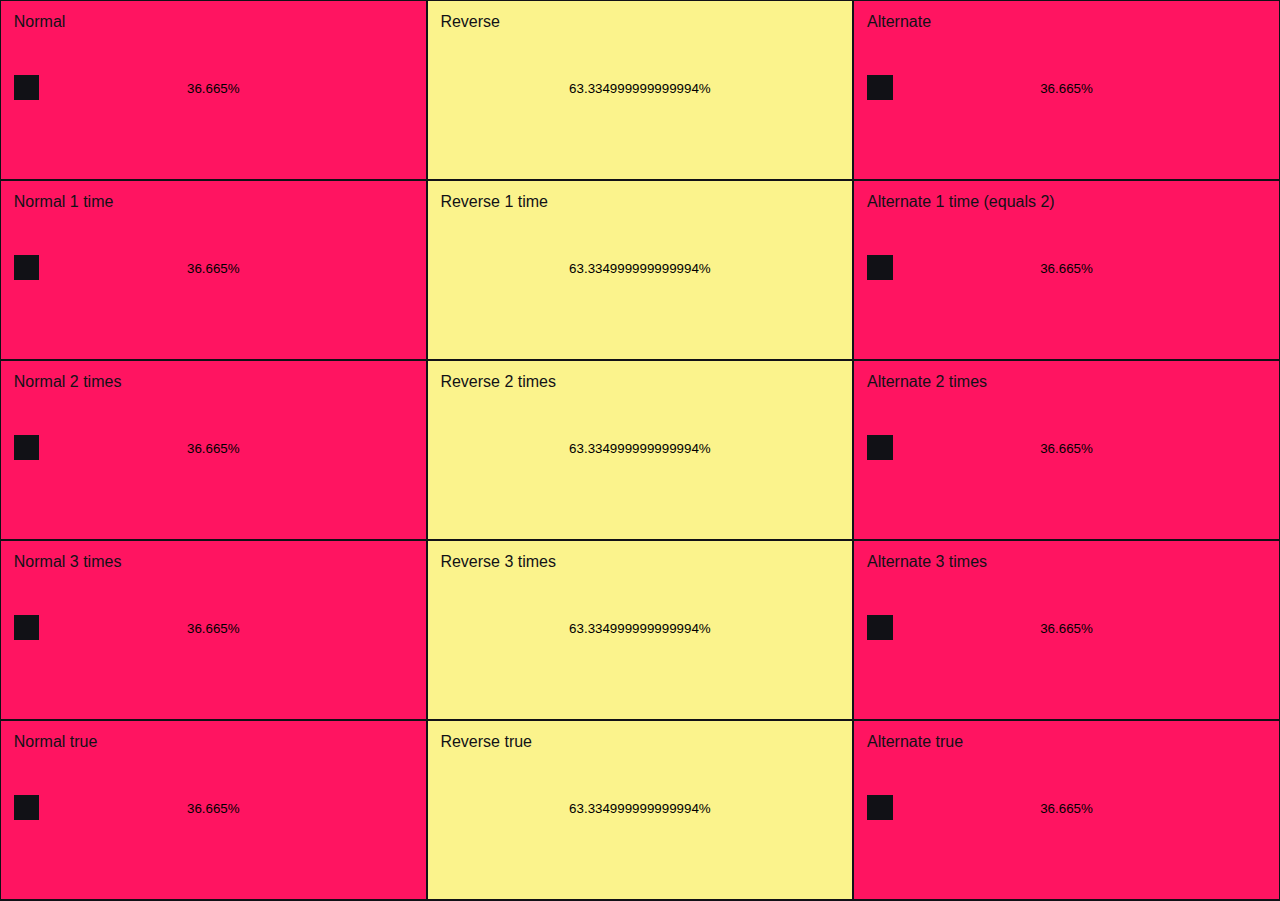
<file: js/anime-master/documentation/examples/anime-directions-testing.html>
<!DOCTYPE html>
<html>
<head>
  <title>Diretions Testing | anime.js</title>
  <meta charset="utf-8">
  <meta name="viewport" content="width=device-width, initial-scale=1, maximum-scale=1">
  <meta property="og:title" content="anime.js">
  <meta property="og:url" content="http://animejs.com">
  <meta property="og:description" content="Javascript Animation Engine">
  <meta property="og:image" content="http://animejs.com/documentation/assets/img/icons/og.png">
  <meta name="twitter:card" content="summary">
  <meta name="twitter:title" content="anime.js">
  <meta name="twitter:site" content="@juliangarnier">
  <meta name="twitter:description" content="Javascript Animation Engine">
  <meta name="twitter:image" content="http://animejs.com/documentation/assets/img/icons/twitter.png">
  <link rel="apple-touch-icon-precomposed" href="../assets/img/icons/apple-touch-icon.png">
  <link rel="icon" type="image/png" href="../assets/img/icons/favicon.png">
  <link href="../assets/css/anime.css" rel="stylesheet">
  <script src="../../anime.js"></script>
  <style>
    body {
      display: flex;
      flex-wrap: wrap;
      align-items: center;
      justify-content: flex-start;
      height: auto;
    }
    article {
      padding: 1vw;
      position: relative;
      width: 33.33%;
      height: 20vh;
      background: currentColor;
      border: 1px solid #111116;
    }
    h2 {
      color: #111116;
    }
    .el {
      position: relative;
      top: 5vh;
      width: 2vw;
      height: 2vw;
      background: #111116;
    }
    .logs {
      display: flex;
      flex-direction: column;
      flex-wrap: wrap;
      align-items: center;
      justify-content: center;
      position: absolute;
      top: 1vh;
      left: 0;
      bottom: 0;
      height: 19vh;
      width: 100%;
    }
    input {
      text-align: center;
      background: none;
      border: none;
    }
  </style>
</head>
<body>
  <script>
    function createTest(title, numberOfTargets, params) {
      var testEl = document.createElement('article');
      var testZoneEl = document.createElement('div');
      var logsEl = document.createElement('div');
      var progressEl = document.createElement('input');
      var promiseEl = document.createElement('input');
      var h2El = document.createElement('h2');

      for (var i = 0; i < numberOfTargets; i++) {
        var el = document.createElement('div');
        el.classList.add('el');
        testZoneEl.appendChild(el);
      }

      h2El.innerHTML = title;
      testEl.appendChild(h2El);
      logsEl.classList.add('logs');
      logsEl.appendChild(progressEl);
      logsEl.appendChild(promiseEl);
      testEl.appendChild(logsEl);
      testEl.appendChild(testZoneEl);
      document.body.appendChild(testEl);

      params.targets = testZoneEl.querySelectorAll('div');
      params.translateX = '29vw';
      params.delay = 1000;
      params.begin = function() { testEl.classList.add('color-03') };
      params.update = function(a) { 
        testEl.classList.add('color-01');
        progressEl.value = a.progress + '%';
      };
      params.complete = function() { testEl.classList.add('color-05') };
      var animation = anime(params);
      animation.finished.then(function() {
        promiseEl.value = 'Promise resolved'
        console.log('Promise resolved');
      });
      testEl.onclick = function() {
        testEl.classList.add('color-01');
        testEl.classList.remove('color-03');
        testEl.classList.remove('color-05');
        animation.restart();
      }
    }

    createTest('Normal', 1, {});

    createTest('Reverse', 1, {
      direction: 'reverse'
    });

    createTest('Alternate', 1, {
      direction: 'alternate'
    });

    createTest('Normal 1 time', 1, {
      loop: 1
    });

    createTest('Reverse 1 time', 1, {
      direction: 'reverse',
      loop: 1
    });

    createTest('Alternate 1 time (equals 2)', 1, {
      direction: 'alternate',
      loop: 1
    });

    createTest('Normal 2 times', 1, {
      loop: 2
    });

    createTest('Reverse 2 times', 1, {
      direction: 'reverse',
      loop: 2
    });

    createTest('Alternate 2 times', 1, {
      direction: 'alternate',
      loop: 2
    });

    createTest('Normal 3 times', 1, {
      loop: 3
    });

    createTest('Reverse 3 times', 1, {
      direction: 'reverse',
      loop: 3
    });

    createTest('Alternate 3 times', 1, {
      direction: 'alternate',
      loop: 3
    });

    createTest('Normal true', 1, {
      loop: true
    });

    createTest('Reverse true', 1, {
      direction: 'reverse',
      loop: true
    });

    createTest('Alternate true', 1, {
      direction: 'alternate',
      loop: true
    });



  </script>
</body>
</html>
</file>
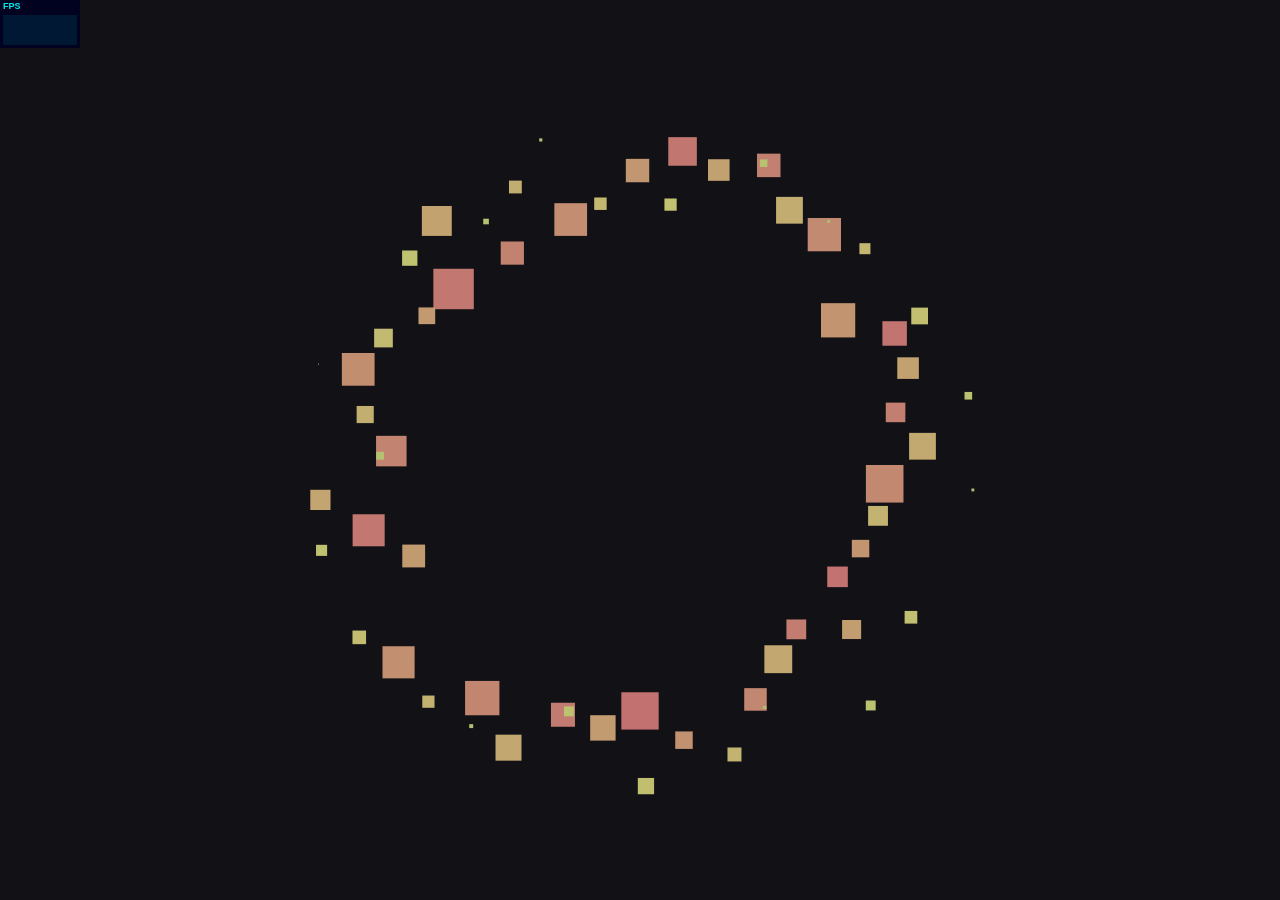
<file: js/anime-master/documentation/examples/anime-DOM-stress-test-02.html>
<!DOCTYPE html>
<html>
<head>
  <title>DOM stress test | anime.js</title>
  <meta charset="utf-8">
  <meta name="viewport" content="width=device-width, initial-scale=1, maximum-scale=1">
  <meta property="og:title" content="anime.js">
  <meta property="og:url" content="http://animejs.com">
  <meta property="og:description" content="Javascript Animation Engine">
  <meta property="og:image" content="http://animejs.com/documentation/assets/img/icons/og.png">
  <meta name="twitter:card" content="summary">
  <meta name="twitter:title" content="anime.js">
  <meta name="twitter:site" content="@juliangarnier">
  <meta name="twitter:description" content="Javascript Animation Engine">
  <meta name="twitter:image" content="http://animejs.com/documentation/assets/img/icons/twitter.png">
  <link rel="apple-touch-icon-precomposed" href="../assets/img/icons/apple-touch-icon.png">
  <link rel="icon" type="image/png" href="../assets/img/icons/favicon.png" >
  <link href="../assets/css/anime.css" rel="stylesheet">
  <script src="../../anime.js"></script>
  <!-- <script src="../assets/js/anime.2.0.2.js"></script> -->
  <!-- <script src="../assets/js/anime.1.0.js"></script> -->
  <style>

    body {
      /*background-color: #000;*/
    }

    .el {
      position: absolute;
      top: 50%;
      left: 50%;
      width: 1em;
      height: 1em;
      margin: -.5em 0 0 -.5em;
      /*border: .05em solid currentColor;*/
      /*background-color: currentColor;*/
      font-size: 40px;
      /*border-radius: 50%;*/
      transform: scale(0);
    }

  </style>
</head>
<body></body>
<script>

    const wrapperEl = document.body;
    const numberOfEls = 280;
    const duration = 3000;
    const delay = duration / numberOfEls;
    const radius = window.innerWidth < window.innerHeight ? window.innerWidth : window.innerHeight;
    const distance = radius / 4 <= 150 ? 150 : radius / 3; 

    let tl = anime.timeline({
      duration: delay,
      complete: function() { tl.restart(); }
    });

    function createEl(i) {
      let el = document.createElement('div');
      const hue = Math.round(360 / numberOfEls * i);
      const angle = i;
      el.classList.add('el');
      el.style.backgroundColor = 'hsl(' + hue + ', 40%, 60%)';
      tl.add({
        begin: function() {
          var randomDistance = anime.random(distance - 50, distance + 50);
          anime({
            targets: el,
            // backgroundColor: ['#fff', '#000'],
            translateX: [0, Math.sin(angle) * randomDistance],
            translateY: [0,Math.cos(angle) * randomDistance],
            scale: [
              {value: [0, anime.random(5, 10) * .1], easing: 'easeOutBack'},
              {value: 0, easing: 'easeInBack'},
            ],
            easing: 'easeInOutSine',
            direction: 'reverse',
            duration: duration
          });
        }
      });
      wrapperEl.appendChild(el);
    };

    for (let i = 0; i < numberOfEls; i++) createEl(i);

  </script>
  <script src="../assets/js/stats.js"></script>
</html>
</file>
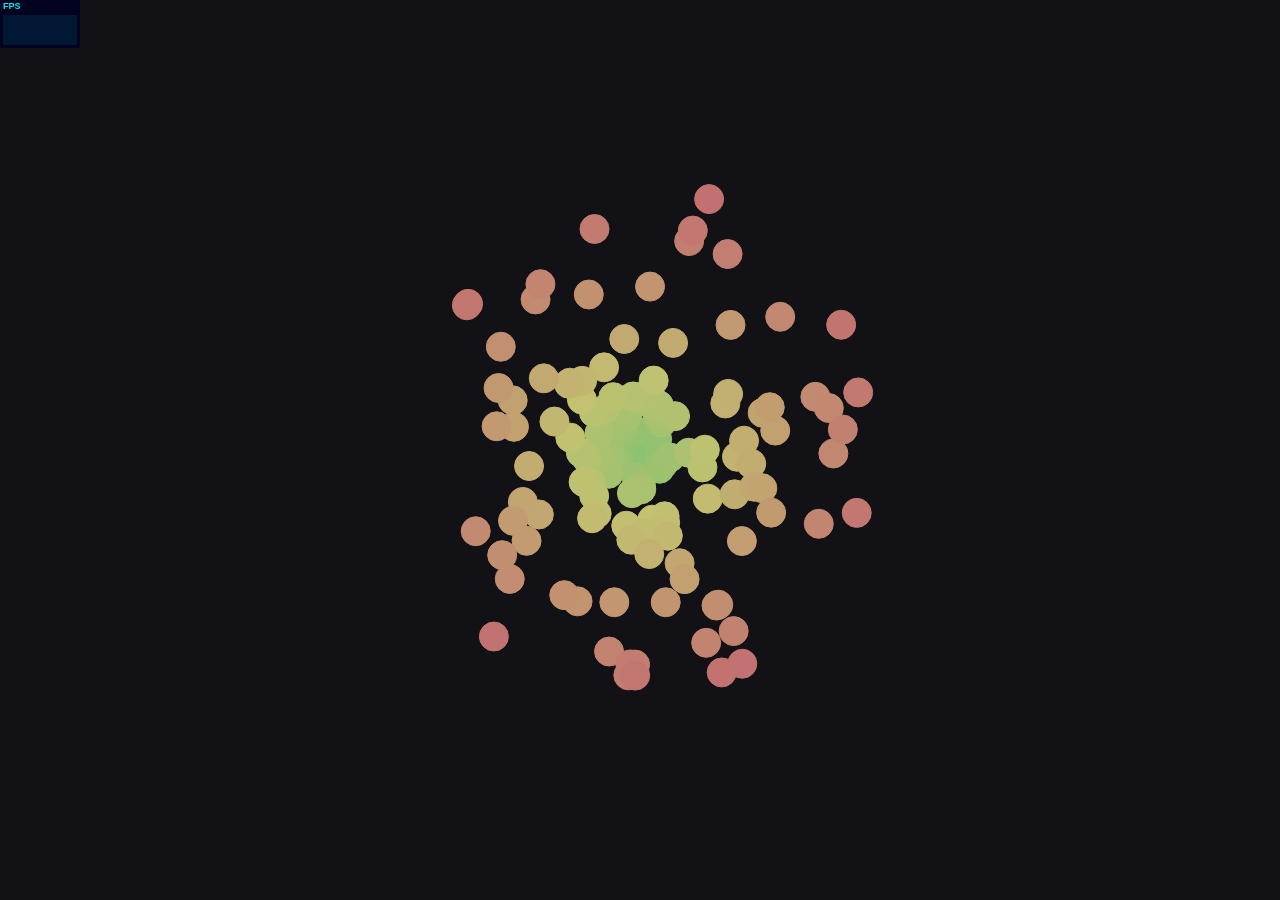
<file: js/anime-master/documentation/examples/anime-DOM-stress-test.html>
<!DOCTYPE html>
<html>
<head>
  <title>DOM stress test | anime.js</title>
  <meta charset="utf-8">
  <meta name="viewport" content="width=device-width, initial-scale=1, maximum-scale=1">
  <meta property="og:title" content="anime.js">
  <meta property="og:url" content="http://animejs.com">
  <meta property="og:description" content="Javascript Animation Engine">
  <meta property="og:image" content="http://animejs.com/documentation/assets/img/icons/og.png">
  <meta name="twitter:card" content="summary">
  <meta name="twitter:title" content="anime.js">
  <meta name="twitter:site" content="@juliangarnier">
  <meta name="twitter:description" content="Javascript Animation Engine">
  <meta name="twitter:image" content="http://animejs.com/documentation/assets/img/icons/twitter.png">
  <link rel="apple-touch-icon-precomposed" href="../assets/img/icons/apple-touch-icon.png">
  <link rel="icon" type="image/png" href="../assets/img/icons/favicon.png" >
  <link href="../assets/css/anime.css" rel="stylesheet">
  <script src="../../anime.js"></script>
  <!-- <script src="../../anime-dev.js"></script> -->
  <!-- <script src="../assets/js/anime.2.0.2.js"></script> -->
  <!-- <script src="../assets/js/anime.1.0.js"></script> -->
  <style>

    body {
      overflow: hidden;
    }

    .el {
      position: absolute;
      top: 50%;
      left: 50%;
      width: 1em;
      height: 1em;
      margin: -.5em 0 0 -.5em;
      border: 1px solid currentColor;
      background-color: currentColor;
      font-size: 30px;
      border-radius: 50%;
      transform: scale(0);
    }

  </style>
</head>
<body></body>
<script>

    const wrapperEl = document.body;
    const numberOfEls = 500;
    const duration = 2000;
    const delay = duration / numberOfEls;
    const radius = window.innerWidth < window.innerHeight ? window.innerWidth : window.innerHeight;
    const distance = (radius / 4 <= 150 ? 150 : radius) + 100;

    let tl = anime.timeline({
      duration: delay,
      complete: function() { tl.restart(); }
    });

    function createEl(i) {
      let el = document.createElement('div');
      const hue = Math.round(360 / numberOfEls * i);
      // const angle = Math.round(360 / numberOfEls * i * 5);
      var angle = Math.random() * Math.PI * 2;
      el.classList.add('el');
      el.style.color = 'hsl(' + hue + ', 40%, 60%)';
      // el.style.transform = 'scale(0)';
      el.style.zIndex = numberOfEls - i;
      tl.add({
        begin: function() {
          anime({
            targets: el,
            translateX: ['0px', Math.sin(angle) * distance + 'px'],
            translateY: ['0px', Math.cos(angle) * distance + 'px'],
            // scale: [0, 32],
            // scale: [
            //   {value: [0, 1], duration: duration / 2, easing: 'easeOutBack'},
            //   {value: 0, duration: duration / 2, easing: 'easeInBack'}
            // ],
            easing: 'easeInOutSine',
            duration: duration
          });
        }
      });
      wrapperEl.appendChild(el);
    };

    for (let i = 0; i < numberOfEls; i++) createEl(i);

  </script>
  <script src="../assets/js/stats.js"></script>
</html>
</file>
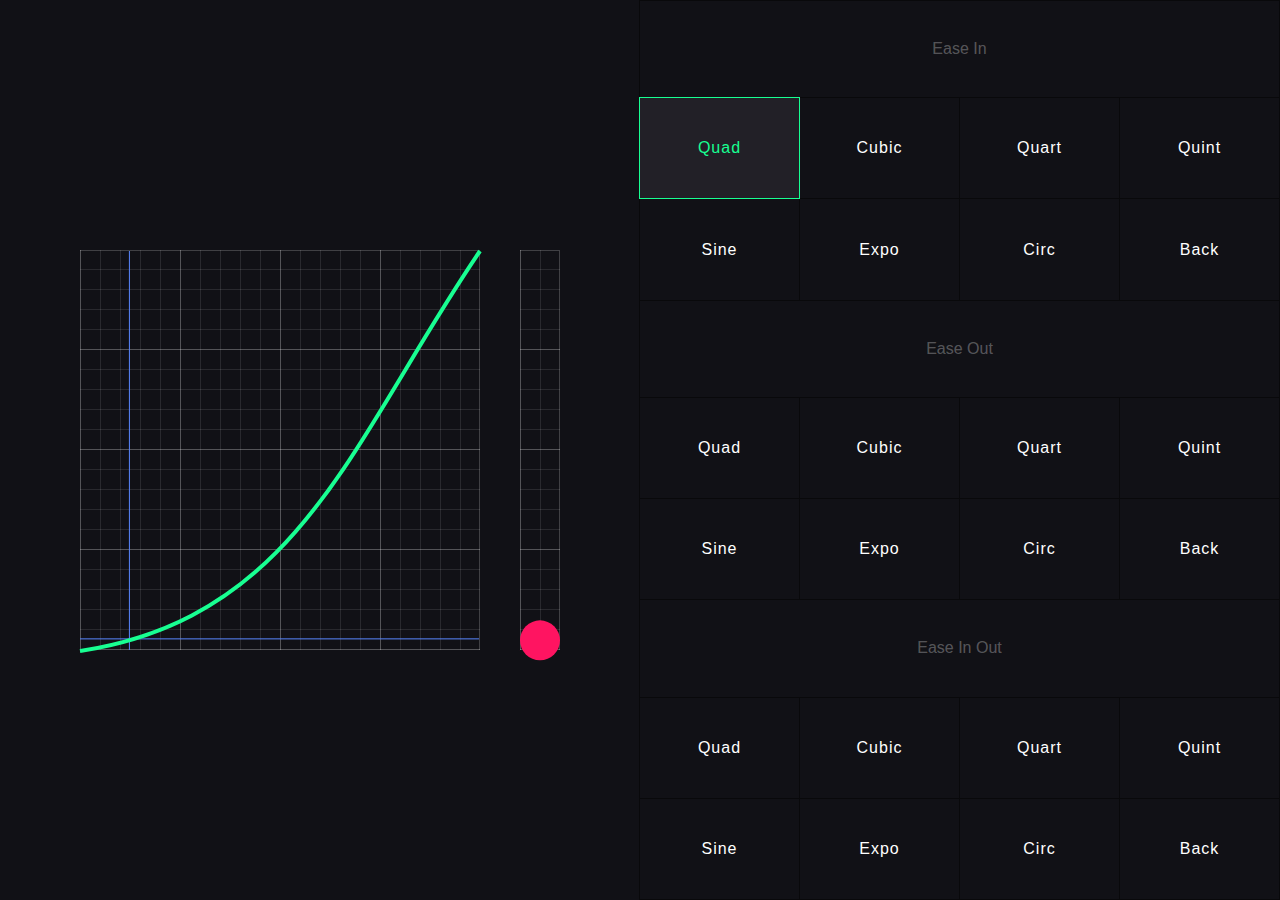
<file: js/anime-master/documentation/examples/anime-ease-visualizer.html>
<!DOCTYPE html>
<html>
<head>
  <title>Ease visualizer | anime.js</title>
  <meta charset="utf-8">
  <meta name="viewport" content="width=device-width, initial-scale=1, maximum-scale=1">
  <meta property="og:title" content="anime.js">
  <meta property="og:url" content="http://animejs.com">
  <meta property="og:description" content="Javascript Animation Engine">
  <meta property="og:image" content="http://animejs.com/documentation/assets/img/icons/og.png">
  <meta name="twitter:card" content="summary">
  <meta name="twitter:title" content="anime.js">
  <meta name="twitter:site" content="@juliangarnier">
  <meta name="twitter:description" content="Javascript Animation Engine">
  <meta name="twitter:image" content="http://animejs.com/documentation/assets/img/icons/twitter.png">
  <link rel="apple-touch-icon-precomposed" href="../assets/img/icons/apple-touch-icon.png">
  <link rel="icon" type="image/png" href="../assets/img/icons/favicon.png">
  <link href="../assets/css/anime.css" rel="stylesheet">
  <script src="../../anime.js"></script>
  <style>
    .easings {
      display: flex;
      justify-content: space-between;
      align-items: center;
      flex-direction: column;
      position: absolute;
      width: 100%;
      height: 100%;
    }
    .output {
      display: flex;
      justify-content: center;
      align-items: center;
      position: relative;
      width: 100%;
      height: 400px;
    }
    .options {
      display: flex;
      flex-wrap: wrap;
      flex-direction: row;
      width: 100%;
      min-height: 300px;
      border-top: 1px solid #09090B;
    }
    .grid {
      border-top: 1px solid rgba(255,255,255,0.2);
      border-right: 1px solid rgba(255,255,255,0.2);
      background: linear-gradient(0deg, rgba(255,255,255,0.2) 1px, rgba(0,0,0,0) 1px),
                  linear-gradient(90deg, rgba(255,255,255,0.2) 1px, rgba(0,0,0,0) 1px),
                  linear-gradient(0deg, rgba(255,255,255,0.1) 1px, rgba(0,0,0,0) 1px),
                  linear-gradient(90deg, rgba(255,255,255,0.1) 1px, rgba(0,0,0,0) 1px);
      background-position: 0px -1px;
      background-size: 100px 100px, 100px 100px, 20px 20px, 20px 20px;
    }
    .visualizer-wrapper {
      position: relative;
      width: 200px;
      height: 200px;
    }
    .visualizer {
      position: relative;
      width: 100px;
      height: 100px;
      transform: scale(2);
      transform-origin: 0 0;
    }
    .value {
      width: 20px;
      height: 200px;
      margin-left: 20px;
    }
    @media screen and (min-width: 980px) {
      .easings {
        flex-direction: row;
      }
      .output {
        width: 50%;
        height: 100%;
      }
      .options {
        width: 50%;
        height: 100%;
      }
      .visualizer-wrapper {
        width: 400px;
        height: 400px;
      }
      .visualizer {
        transform: scale(4);
      }
      .value {
        width: 40px;
        height: 400px;
        margin-left: 40px;
      }
    }
    .axis {
      opacity: 0;
      position: absolute;
      background: #5A87FF;
    }
    .axis.x {
      width: 1px;
      height: 100%;
      transform-origin: 0 0;
    }
    .axis.y {
      bottom: 0;
      width: 100%;
      height: 1px;
      transform-origin: 100% 0;
    }
    .ball {
      position: absolute;
      z-index: 2;
      top: 0;
      left: 100%;
      width: 10px;
      height: 10px;
      margin: -5px 0 0 10px;
      background: #FF1461;
      border-radius: 50%;
    }
    svg {
      overflow: visible;
      position: relative;
      z-index: 1;
      width: 100%;
      height: 100%;
    }
    path {
      fill: none;
      stroke: #18FF92;
    }
    button {
      opacity: 1;
      position: relative;
      color: currentColor;
      font-size: 16px;
      width: calc(25% + 1px);
      border: 1px solid #09090B;
      background: transparent;
      margin: -1px 0 0 -1px;
      letter-spacing: 1px;
    }
    label {
      display: flex;
      align-items: center;
      justify-content: center;
      width: calc(100% + 1px);
      margin: -1px 0 0 -1px;
      border-top: 0px;
      border-left: 1px solid #09090B;
      border-right: 1px solid #09090B;
      color: rgba(255,255,255,.3);
    }
    button.active {
      color: #18FF92;
      z-index: 1;
      opacity: 1;
      border: 1px solid currentColor;
      background: #222027;
    }
    button:focus {
      outline: none;
    }
    button:hover {
      background: #222027;
    }
  </style>
</head>
<body>
  <div class="easings">
    <div class="output">
      <div class="visualizer-wrapper grid">
        <div class="axis x"></div>
        <div class="axis y"></div>
        <div class="visualizer">
          <div class="ball" style="transform: translateY(100px) scale(0)"></div>
          <svg viewBox="0 0 100 100">
            <path class="curve"/>
          </svg>
        </div>
      </div>
      <div class="value grid"></div>
    </div>
    <div class="options">
      <label>Ease In</label>
      <button class="active" value="0.550, 0.085, 0.680, 0.530" name="easeInQuad" >Quad</button>
      <button value="0.550, 0.055, 0.675, 0.190" name="easeInCubic" >Cubic</button>
      <button value="0.895, 0.030, 0.685, 0.220" name="easeInQuart" >Quart</button>
      <button value="0.755, 0.050, 0.855, 0.060" name="easeInQuint" >Quint</button>
      <button value="0.470, 0.000, 0.745, 0.715" name="easeInSine" >Sine</button>
      <button value="0.950, 0.050, 0.795, 0.035" name="easeInExpo" >Expo</button>
      <button value="0.600, 0.040, 0.980, 0.335" name="easeInCirc" >Circ</button>
      <button value="0.600, -0.280, 0.735, 0.045" name="easeInBack" >Back</button>
      <label>Ease Out</label>
      <button value="0.250, 0.460, 0.450, 0.940" name="easeOutQuad" >Quad</button>
      <button value="0.215, 0.610, 0.355, 1.000" name="easeOutCubic" >Cubic</button>
      <button value="0.165, 0.840, 0.440, 1.000" name="easeOutQuart" >Quart</button>
      <button value="0.230, 1.000, 0.320, 1.000" name="easeOutQuint" >Quint</button>
      <button value="0.390, 0.575, 0.565, 1.000" name="easeOutSine" >Sine</button>
      <button value="0.190, 1.000, 0.220, 1.000" name="easeOutExpo" >Expo</button>
      <button value="0.075, 0.820, 0.165, 1.000" name="easeOutCirc" >Circ</button>
      <button value="0.175, 0.885, 0.320, 1.275" name="easeOutBack" >Back</button>
      <label>Ease In Out</label>
      <button value="0.455, 0.030, 0.515, 0.955" name="easeInOutQuad" >Quad</button>
      <button value="0.645, 0.045, 0.355, 1.000" name="easeInOutCubic" >Cubic</button>
      <button value="0.770, 0.000, 0.175, 1.000" name="easeInOutQuart" >Quart</button>
      <button value="0.860, 0.000, 0.070, 1.000" name="easeInOutQuint" >Quint</button>
      <button value="0.445, 0.050, 0.550, 0.950" name="easeInOutSine" >Sine</button>
      <button value="1.000, 0.000, 0.000, 1.000" name="easeInOutExpo" >Expo</button>
      <button value="0.785, 0.135, 0.150, 0.860" name="easeInOutCirc" >Circ</button>
      <button value="0.680, -0.550, 0.265, 1.550" name="easeInOutBack" >Back</button>
    </div>
  </div>
  <script>

  var pathEl = document.querySelector('.curve');
  var presetsEls = document.querySelectorAll('.options button');
  var ratio = window.innerWidth >= 980 ? 2 : 1;

  var timeline = anime.timeline({
    loop: true
  });

  function animateProgress(easingName) {

    timeline.pause();

    timeline = anime.timeline({
      loop: true
    });

    timeline.add([
      {
        targets: '.axis.x',
        opacity: [
          { value: [0, 1], delay: 0, duration: 500 },
          { value: 0, delay: 1500, duration: 500 }
        ],
        translateX: { value: [0, (200 * ratio)], delay: 500, duration: 1500 },
        easing: 'linear',
        offset: 0
      }, {
        targets: '.axis.y',
        opacity: [
          { value: [0, 1], delay: 0, duration: 500 },
          { value: 0, delay: 1500, duration: 500 }
        ],
        translateY: { value: [0, -(200 * ratio)], delay: 500, duration: 1500, easing: easingName },
        easing: 'linear',
        offset: 0
      }, {
        targets: '.ball',
        translateY: { value: [100, 0], delay: 500, duration: 1500, easing: easingName },
        scale: [
          { value: [0, 1], delay: 0, duration: 500, easing: 'easeOutBack' },
          { value: 0, delay: 1500, duration: 500, easing: 'easeInBack' }
        ],
        offset: 0
      }
    ]);

  }

  function convertCoordinates(coords) {
    var x1 = coords[0] * 100;
    var y1 = 100 - (coords[1] * 100);
    var x2 = coords[2] * 100;
    var y2 = 100 - (coords[3] * 100);
    return 'M0 100C' + x1 + ' ' + y1 + ' ' + x2 + ' ' + y2 + ' 100 0';
  }

  function getCoordinates(value) {
    return convertCoordinates(value.split(','));
  }

  function changeEase(event) {
    for (var i = 0; i < presetsEls.length; i++) {
      presetsEls[i].classList.remove('active');
    }
    var buttonEl = event.target;
    var value = buttonEl.value;
    var name = buttonEl.name;
    buttonEl.classList.add('active');
    var coordinates = getCoordinates(value);
    animateProgress(name);
    anime.remove(pathEl);
    anime({
      targets: pathEl,
      d: coordinates
    });
  }

  for (var i = 0; i < presetsEls.length; i++) {
    presetsEls[i].onclick = changeEase;
  }

  presetsEls[0].click();

  pathEl.setAttribute('d', getCoordinates(presetsEls[0].value));

  </script>
</body>
</html>
</file>
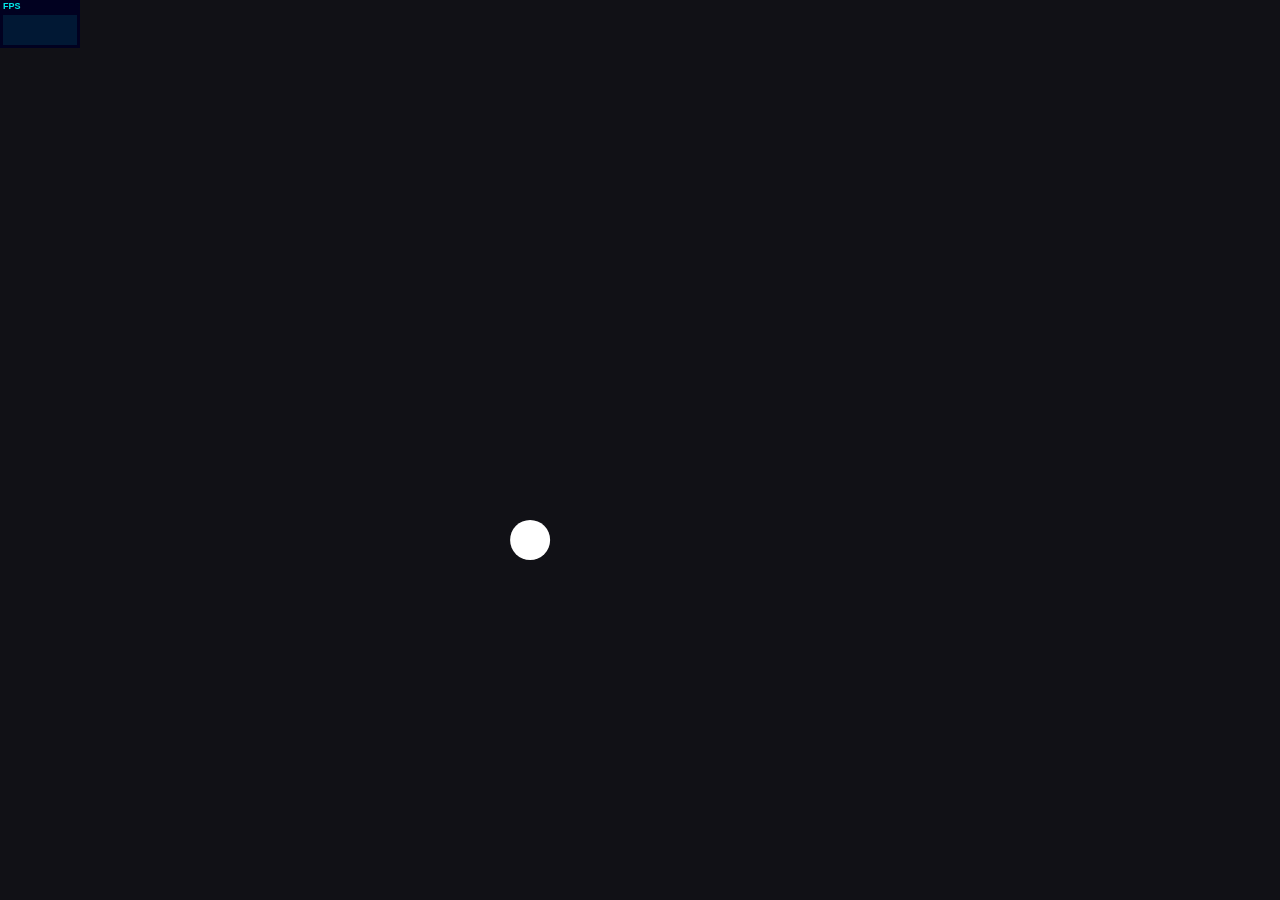
<file: js/anime-master/documentation/examples/anime-logo-animation.html>
<!DOCTYPE html>
<html>
<head>
  <title>Anime logo animation | anime.js</title>
  <meta charset="utf-8">
  <meta name="viewport" content="width=device-width, initial-scale=1, maximum-scale=1">
  <meta property="og:title" content="anime.js">
  <meta property="og:url" content="http://animejs.com">
  <meta property="og:description" content="Javascript Animation Engine">
  <meta property="og:image" content="http://animejs.com/documentation/assets/img/icons/og.png">
  <meta name="twitter:card" content="summary">
  <meta name="twitter:title" content="anime.js">
  <meta name="twitter:site" content="@juliangarnier">
  <meta name="twitter:description" content="Javascript Animation Engine">
  <meta name="twitter:image" content="http://animejs.com/documentation/assets/img/icons/twitter.png">
  <link rel="apple-touch-icon-precomposed" href="../assets/img/icons/apple-touch-icon.png">
  <link rel="icon" type="image/png" href="../assets/img/icons/favicon.png">
  <link href="../assets/css/anime.css" rel="stylesheet">
  <script src="../../anime.js"></script>
  <style>
    body {
      opacity: 0;
      display: flex;
      flex-direction: column;
      justify-content: center;
    }
    body.ready {
      opacity: 1;
    }
    .logo-animation {
      display: flex;
      align-items: center;
      justify-content: center;
      width: 100%;
      margin-top: -40px;
    }
    .letters {
      position: relative;
      display: flex;
      width: 682px;
      height: 162px;
    }
    .letter {
      position: relative;
      width: 162px;
      height: 162px;
    }
    .letter:not(:first-child) {
      margin-left: -42px;
    }
    .letter-i {
      z-index: 1;
      width: 82px;
      transform-origin: 100% 50%;
    }
    .dot {
      position: absolute;
      width: 42px;
      height: 42px;
      transform: scale(0);
    }
    .dot-i {
      top: 0;
      left: 240px;
    }
    .dot-e {
      bottom: 0;
      right: 0;
    }
    .logo-icon {
      display: flex;
      position: absolute;
      left: 230px;
      top: -10px;
      width: 222px;
      height: 62px;
    }
    .icon {
      width: 62px;
      height: 62px;
      opacity: 0;
    }
    .icon-text {
      position: absolute;
      top: 60px;
      left: 60px;
      width: 160px;
      height: 62px;
    }
    .icon-text path,
    .icon-text polygon {
      opacity: 0;
    }
  </style>
</head>
<body>
  <div class="logo-animation">
    <div class="letters">
      <div class="letter letter-a">
        <svg viewBox="0 0 162 162">
          <g fill="none" fill-rule="evenodd" stroke="#5E89FB">
            <path class="fill in" stroke-width="40" d="M101 141H81a60 60 0 1 1 0-120c33.14 0 59 26.86 60 60v80"/>
            <path class="fill out" stroke-width="40" d="M141 161V81c-1-33.14-26.86-60-60-60a60 60 0 1 0 0 120h20"/>
            <path class="line out" stroke-width="2" d="M121 161V81.33C120.18 58.59 102.7 41 81 41a40 40 0 1 0 0 80h20v40H81A80 80 0 1 1 81 1c43.8 0 78.66 35.27 80 79.7V161h-40z"/>
          </g>
        </svg>
      </div>
      <div class="letter letter-n">
        <svg viewBox="0 0 162 162">
          <g fill="none" fill-rule="evenodd" stroke="#FB155A">
            <path class="fill in" stroke-width="40" d="M21 161V1"/>
            <path class="fill out" stroke-width="40" d="M21 1v160"/>
            <path class="fill in" stroke-width="40" d="M21 161V81c1-33.14 26.86-60 60-60a60 60 0 0 1 60 60v80"/>
            <path class="fill out" stroke-width="40" d="M141 161V81a60 60 0 0 0-60-60c-33.14 0-59 26.86-60 60v80"/>
            <path class="line out" stroke-width="2" d="M41 161V1H1v160h40z"/>
            <path class="line out" stroke-width="2" d="M1 161V80.4C2.35 36.27 37.2 1 81 1a80 80 0 0 1 80 80v80h-40V81a40 40 0 0 0-40-40c-21.7 0-39.18 17.59-40 40.33V161H1z"/>
          </g>
        </svg>
      </div>
      <div class="letter letter-i">
        <svg viewBox="0 0 82 162">
          <g fill="none" fill-rule="evenodd" stroke="#18FF92">
            <path class="fill in" stroke-width="40" d="M21 61v20a60 60 0 0 0 60 60"/>
            <path class="fill out" stroke-width="40" d="M81 141a60 60 0 0 1-60-60V61"/>
            <path class="line out" stroke-width="2" d="M81 121a40 40 0 0 1-40-40V61H1v20a80 80 0 0 0 80 80v-40z"/>
          </g>
        </svg>
      </div>
      <div class="letter letter-m-1">
        <svg viewBox="0 0 162 162">
          <g fill="none" fill-rule="evenodd" stroke="#5E89FB">
            <path class="fill in" stroke-width="40" d="M21 161V1"/>
            <path class="fill out" stroke-width="40" d="M21 1v160"/>
            <path class="fill in" stroke-width="40" d="M21 161V81c1-33.14 26.86-60 60-60a60 60 0 0 1 60 60v80"/>
            <path class="fill out" stroke-width="40" d="M141 161V81a60 60 0 0 0-60-60c-33.14 0-59 26.86-60 60v80"/>
            <path class="line out" stroke-width="2" d="M41 161V1H1v160h40z"/>
            <path class="line out" stroke-width="2" d="M1 161V80.4C2.35 36.27 37.2 1 81 1a80 80 0 0 1 80 80v80h-40V81a40 40 0 0 0-40-40c-21.7 0-39.18 17.59-40 40.33V161H1z"/>
          </g>
        </svg>
      </div>
      <div class="letter letter-m-2">
        <svg viewBox="0 0 162 162">
          <g fill="none" fill-rule="evenodd" stroke="#FB155A">
            <path class="fill in" stroke-width="40" d="M21 161V81c1-33.14 26.86-60 60-60a60 60 0 0 1 60 60v80"/>
            <path class="fill out" stroke-width="40" d="M141 161V81a60 60 0 0 0-60-60c-33.14 0-59 26.86-60 60v80"/>
            <path class="line out" stroke-width="2" d="M1 161V80.4C2.35 36.27 37.2 1 81 1a80 80 0 0 1 80 80v80h-40V81a40 40 0 0 0-40-40c-21.7 0-39.18 17.59-40 40.33V161H1z"/>
          </g>
        </svg>
      </div>
      <div class="letter letter-e">
        <svg viewBox="0 0 162 162">
          <g fill="none" fill-rule="evenodd" stroke="#18FF92">
            <path class="fill in" stroke-width="40" d="M81 101h60V81c-1-33.14-26.86-60-60-60a60 60 0 1 0 0 120"/>
            <path class="fill out" stroke-width="40" d="M81 141a60 60 0 1 1 0-120c33.14 0 59 26.86 60 60v20H81"/>
            <path class="line out" stroke-width="2" d="M81 81v40h80V80.7C159.66 36.27 124.8 1 81 1a80 80 0 1 0 0 160v-40a40 40 0 1 1 0-80c21.6 0 39.01 17.42 39.99 40H81z"/>
          </g>
        </svg>
      </div>
      <div class="logo-icon">
        <div class="icon">
          <svg viewBox="0 0 62 62">
            <g fill="none" fill-rule="evenodd" stroke-width="2" transform="translate(1 1)">
              <path class="icon-curve" stroke="#FF1554" d="M0 16a80.88 80.88 0 0 1 44 44"/>
              <path class="icon-line" stroke="#5E89FB" d="M4 0h54a2 2 0 0 1 2 2.01V58A2 2 0 0 1 58 60H2a2 2 0 0 1-2-2.01V2A2 2 0 0 1 2 0h2z"/>
              <rect width="40" height="40" x="10" y="10" stroke="#18FF92" rx="20"/>
            </g>
          </svg>
        </div>
        <div class="icon-text">
          <svg viewBox="0 0 160 62">
            <g fill="#FBF3FB" fill-rule="evenodd">
              <path d="M27.33 18h1.73l10.15 25.7h-1.69l-3.24-8.24H21.97l-3.28 8.24H17L27.33 18zm6.45 16.1l-5.51-14.55h-.07l-5.73 14.54h11.3z"/>
              <polygon points="51.334 18 53.314 18 69.55 41.58 69.622 41.58 69.622 18 71.206 18 71.206 43.704 69.334 43.704 52.99 19.944 52.918 19.944 52.918 43.704 51.334 43.704"/>
              <polygon points="86.027 18 87.611 18 87.611 43.704 86.027 43.704"/>
              <polygon points="102.433 18 104.701 18 114.745 41.94 114.817 41.94 124.753 18 127.021 18 127.021 43.704 125.437 43.704 125.437 19.944 125.365 19.944 115.573 43.704 113.989 43.704 104.089 19.944 104.017 19.944 104.017 43.704 102.433 43.704"/>
              <polygon points="141.843 18 159.123 18 159.123 19.368 143.427 19.368 143.427 29.664 158.187 29.664 158.187 31.032 143.427 31.032 143.427 42.336 159.303 42.336 159.303 43.704 141.843 43.704"/>
            </g>
          </svg>
        </div>
      </div>
      <div class="dot dot-i">
        <svg viewBox="0 0 42 42">
          <g fill="none" fill-rule="evenodd">
            <rect width="40" height="40" x="1" y="1" fill="#17F28C" rx="20"/>
          </g>
        </svg>
      </div>
      <div class="dot dot-e">
        <svg viewBox="0 0 42 42">
          <g fill="none" fill-rule="evenodd">
            <rect width="40" height="40" x="1" y="1" fill="#FFFFFF" rx="20"/>
          </g>
        </svg>
      </div>
    </div>
  </div>
  <script>

    var logoAnimation = (function() {

      var logoEl = document.querySelector('.logo-animation');
      var pathEls = document.querySelectorAll('.logo-animation path:not(.icon-curve)');
      var innerWidth = window.innerWidth;
      var maxWidth = 740;
      var logoScale = innerWidth <= maxWidth ? innerWidth / maxWidth : 1;
      var logoTimeline = anime.timeline({ autoplay: false, direction: 'alternate', loop: true });

      logoEl.style.transform = 'translateY(50px) scale('+logoScale+')';

      for (var i = 0; i < pathEls.length; i++) {
        var el = pathEls[i];
        el.setAttribute('stroke-dashoffset', anime.setDashoffset(el));
      }

      logoTimeline
        .add({
          targets: '.dot-e',
          translateX: [
            { value: -600, duration: 520, delay: 200, easing: 'easeInQuart' },
            { value: [-100, 0], duration: 500, delay: 1000, easing: 'easeOutQuart' }
          ],
          scale: [
            { value: [0, 1], duration: 200, easing: 'easeOutBack' },
            { value: 0, duration: 20, delay: 500, easing: 'easeInQuart' },
            { value: 1, duration: 200, delay: 1000, easing: 'easeOutQuart' },
            { value: 0, duration: 400, delay: 500, easing: 'easeInBack' }
          ],
          offset: 0
        })
        .add({
          targets: '.dot-i',
          translateY: { value: [-200, 0], duration: 500, elasticity: 400 },
          scale: [
            { value: [0, 1], duration: 100, easing: 'easeOutQuart' },
            { value: 0, duration: 400, delay: 1400, easing: 'easeInBack' }
          ],
          delay: 1200,
          offset: 0
        })
        .add({
          targets: '.fill.in',
          strokeDashoffset: {
            value: [anime.setDashoffset, 0],
            duration: 600,
            delay: function(el, i, t) { return 700 + ( i * 100 ); },
            easing: 'easeOutQuart'
          },
          stroke: {
            value: ['#FFF', function(el) { return anime.getValue(el.parentNode, 'stroke') } ],
            duration: 500,
            delay: 500,
            easing: 'easeInQuad'
          },
          opacity: {
            value: 0,
            duration: 1,
            delay: function(el, i, t) { return 1900 + ( i * 80 ); },
          },
          offset: 0
        })
        .add({
          targets: '.fill.out',
          strokeDashoffset: [
            { value: [anime.setDashoffset, anime.setDashoffset], duration: 1890 },
            {
              value: [0, anime.setDashoffset],
              duration: 800,
              delay: function(el, i) { return (i * 80); },
              easing: 'easeInQuart'
            }
          ],
          offset: 0
        })
        .add({
          targets: '.line.out',
          strokeDashoffset: {
            value: [0, anime.setDashoffset],
            duration: 1200,
            delay: function(el, i, t) { return 2500 + ( i * 100 ); },
            easing: 'easeInQuart'
          },
          strokeWidth: {
            value: [0, 2],
            delay: function(el, i, t) { return 2000 + ( i * 100 ); },
            duration: 200,
            easing: 'linear'
          },
          offset: 0
        })
        .add({
          targets: '.icon',
          opacity: { value: 1, duration: 10, delay: 2800, easing: 'linear' },
          translateY: { value: 60, duration: 800 },
          delay: 4200,
          offset: 0
        })
        .add({
          targets: '.icon-line',
          strokeDashoffset: [
            { value: [anime.setDashoffset, anime.setDashoffset], duration: 3000 },
            { value: 0, duration: 1200, easing: 'easeInOutQuart' }
          ],
          strokeWidth: {
            value: [8, 2],
            delay: 3000,
            duration: 800,
            easing: 'easeInQuad'
          },
          stroke: {
            value: ['#FFF', function(el) { return anime.getValue(el, 'stroke') } ],
            duration: 800,
            delay: 3400,
            easing: 'easeInQuad'
          },
          offset: 0
        })
        .add({
          targets: ['.icon-text path', '.icon-text polygon'],
          translateY: [50, 0],
          opacity: { value: [0, 1], duration: 100, easing: 'linear' },
          delay: function(el, i, t) { return 4200 + ( i * 20 ); },
          offset: 0
        })
        
      function init() {
        document.body.classList.add('ready');
        // logoTimeline.seek(4700);
        logoTimeline.play();
      }

      return {
        init: init
      }

    })();

    window.onload = function() {
      logoAnimation.init();
    }

  </script>
  <script src="../assets/js/stats.js"></script>
</body>
</html>
</file>
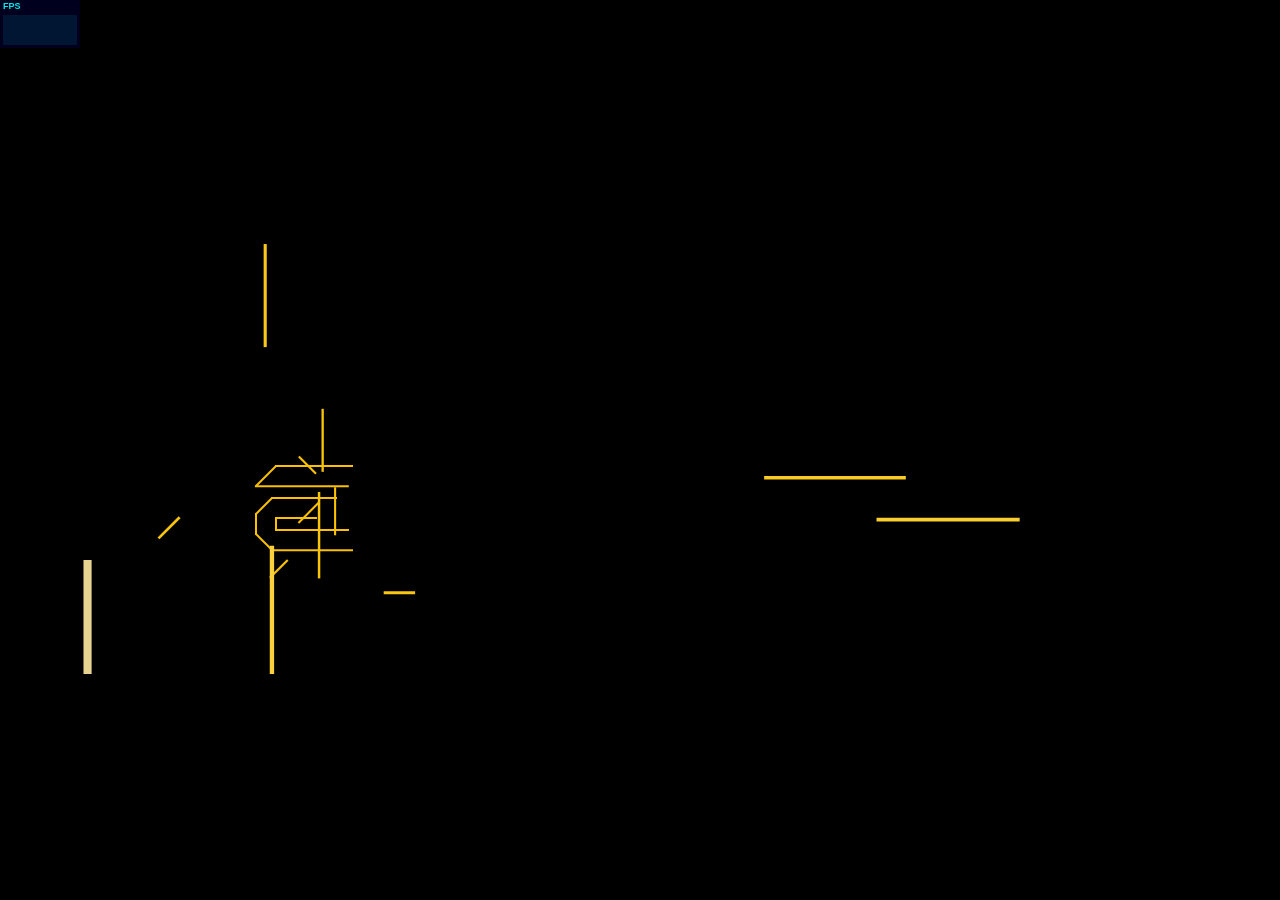
<file: js/anime-master/documentation/examples/anime-mgs-logo-animation.html>
<!DOCTYPE html>
<html>
<head>
  <title>Anime MGS logo animation | anime.js</title>
  <meta charset="utf-8">
  <meta name="viewport" content="width=device-width, initial-scale=1, maximum-scale=1">
  <meta property="og:title" content="anime.js">
  <meta property="og:url" content="http://animejs.com">
  <meta property="og:description" content="Javascript Animation Engine">
  <meta property="og:image" content="http://animejs.com/documentation/assets/img/icons/og.png">
  <meta name="twitter:card" content="summary">
  <meta name="twitter:title" content="anime.js">
  <meta name="twitter:site" content="@juliangarnier">
  <meta name="twitter:description" content="Javascript Animation Engine">
  <meta name="twitter:image" content="http://animejs.com/documentation/assets/img/icons/twitter.png">
  <link rel="apple-touch-icon-precomposed" href="../assets/img/icons/apple-touch-icon.png">
  <link rel="icon" type="image/png" href="../assets/img/icons/favicon.png">
  <link href="../assets/css/anime.css" rel="stylesheet">
  <script src="../../anime.js"></script>
  <style>

    html,
    body {
      background-color: black;
    }

    section {
      position: absolute;
      width: 100%;
      height: 100%;
      display: flex;
      justify-content: center;
    }

    .logo { margin: auto; }
    .vert { transform-origin: center bottom; }
    .hori { transform-origin: 0% 50%; }
    .diag-left { transform-origin: 100% 100%; }
    .diag-right { transform-origin: 100% 0%; }

    .stripes path,
    .text-fills path,
    .katakana path,
    .line {
      opacity: 0
    }

  </style>
</head>
<body>
  <section>
    <svg class="logo" width="100%" height="448" viewBox="0 0 1024 448">
      <g class="stripes" transform="translate(321.000000, 160.000000)" fill="#FFF">
        <path d="M8,20 L12,16 L92,16 L88,20 L8,20 L8,20 L8,20 L8,20 Z" class="stripe stripe-left"></path>
        <path d="M4,24 L0,28 L80,28 L84,24 L4,24 L4,24 L4,24 L4,24 Z" class="stripe stripe-left"></path>
        <path d="M16,12 L20,8 L100,8 L96,12 L16,12 L16,12 L16,12 L16,12 Z" class="stripe stripe-left"></path>
        <path d="M24,4 L28,0 L108,7.10542736e-15 L104,4 L24,4 L24,4 L24,4 L24,4 Z" class="stripe stripe-left"></path>
      </g>
      <g class="stripes" transform="translate(592.000000, 160.000000)" fill="#FFF">
        <path d="M8,20 L12,16 L92,16 L88,20 L8,20 L8,20 L8,20 L8,20 Z" class="stripe stripe-right"></path>
        <path d="M4,24 L0,28 L80,28 L84,24 L4,24 L4,24 L4,24 L4,24 Z" class="stripe stripe-right"></path>
        <path d="M16,12 L20,8 L100,8 L96,12 L16,12 L16,12 L16,12 L16,12 Z" class="stripe stripe-right"></path>
        <path d="M24,4 L28,0 L108,7.10542736e-15 L104,4 L24,4 L24,4 L24,4 L24,4 Z" class="stripe stripe-right"></path>
      </g>
      <g class="katakana" transform="translate(202.000000, 128.000000)" fill="#FFF">
        <path d="M55,33 L56,32 L136,32 L135,33 L55,33 Z" data-d="M0,92 L60,32 L140,32 L80,92 L0,92 Z"></path>
        <path d="M28,28 L29,28 L1,0 L0,0 L28,28 Z" data-d="M32,28 L230,28 L202,0 L4,0 L32,28 Z"></path>
        <path d="M232,28 L204,0 L205,0 L233,28 L232,28 Z" data-d="M236,28 L208,0 L388,0 L416,28 L236,28 Z"></path>
        <path d="M169,92 L197,64 L199,64 L171,92 L169,92 Z" data-d="M173,92 L201,64 L381,64 L353,92 L173,92 Z"></path>
        <path d="M435,92 L355,92 L356,91 L436,91 L435,92 Z" data-d="M439,92 L359,92 L387,64 L467,64 L439,92 Z"></path>
        <path d="M497,28 L498,28 L470,0 L469,0 L497,28 Z" data-d="M422,28 L502,28 L474,0 L394,0 L422,28 Z"></path>
        <path d="M476,65 L556,65 L555,64 L475,64 L476,65 Z" data-d="M507,92 L587,92 L559,64 L479,64 L507,92 Z"></path>
        <path d="M554,59 L553,60 L473,60 L474,59 L554,59 Z" data-d="M617,0 L557,60 L477,60 L537,0 L617,0 Z"></path>
      </g>
      <g class="text-fills" transform="translate(128.000000, 240.000000)" fill="#FFF">
        <path d="M0,48 L0,68 L16,84 L96,84 L112,68 L112,16 L96,0 L20,0 L0,20 L92,20 L92,64 L20,64 L20,52 L60,52 L80,32 L16,32 L0,48 Z" id="a"></path>
        <path d="M216,84 L236,84 L236,16 L220,0 L140,0 L124,16 L124,84 L144,84 L144,20 L216,20 L216,84 L216,84 Z" id="n"></path>
        <path d="M248,0 L268,0 L268,84 L248,84 L248,0 Z" id="i"></path>
        <path d="M300,20 L300,84 L280,84 L280,16 L296,0 L408,0 L424,16 L424,84 L404,84 L404,20 L362,20 L362,84 L342,84 L342,20 L300,20 Z" id="m"></path>
        <path d="M548,36 L548,16 L532,2.55795385e-13 L452,2.4158453e-13 L436,16 L436,68 L452,84 L528,84 L548,64 L456,64 L456,20 L528,20 L528,32 L488,32 L468,52 L532,52 L548,36 L548,36 Z" id="e"></path>
        <path d="M562,64 L582,84 L626,84 L642,68 L642,0 L622,0 L622,64 L562,64 Z" id="j"></path>
        <path d="M674,20 L766,20 L746,0 L670,0 L654,16 L654,36 L670,52 L746,52 L746,64 L654,64 L674,84 L750,84 L766,68 L766,48 L750,32 L674,32 L674,20 Z" id="s"></path>
      </g>
      <g stroke="#FFF" stroke-width="2" fill="none" fill-rule="evenodd">
        <path d="M148,292 L148,304" class="line vert" stroke-linecap="square"></path>
        <path d="M128,288 L128,308" class="line vert" stroke-linecap="square"></path>
        <path d="M148,240 L128,260" class="line diag-right"></path>
        <path d="M128,308 L144,324" class="line diag-left"></path>
        <path d="M144,272 L128,288" class="line diag-right"></path>
        <path d="M148,240 L224,240" class="line hori" stroke-linecap="square"></path>
        <path d="M144,272 L208,272" class="line hori" stroke-linecap="square"></path>
        <path d="M148,292 L188,292" class="line hori" stroke-linecap="square"></path>
        <path d="M148,304 L220,304" class="line hori" stroke-linecap="square"></path>
        <path d="M144,324 L224,324" class="line hori" stroke-linecap="square"></path>
        <path d="M129,260 L220,260" class="line hori" stroke-linecap="square"></path>
        <path d="M208,272 L188,292" class="line diag-right"></path>
        <path d="M220,260 L220,304" class="line vert" stroke-linecap="square"></path>
        <path d="M224,240 L240,256" class="line diag-left"></path>
        <path d="M240,308 L224,324" class="line diag-right"></path>
        <path d="M240,256 L240,308" class="line vert" stroke-linecap="square"></path>
        <path d="M252,256 L252,324" class="line vert" stroke-linecap="square"></path>
        <path d="M268,240 L252,256" class="line diag-right"></path>
        <path d="M252,324 L272,324" class="line hori" stroke-linecap="square"></path>
        <path d="M272,260 L272,324" class="line vert" stroke-linecap="square"></path>
        <path d="M268,240 L348,240" class="line hori" stroke-linecap="square"></path>
        <path d="M272,260 L344,260" class="line hori" stroke-linecap="square"></path>
        <path d="M344,260 L344,324" class="line vert" stroke-linecap="square"></path>
        <path d="M348,240 L364,256" class="line diag-left"></path>
        <path d="M344,324 L364,324" class="line hori" stroke-linecap="square"></path>
        <path d="M364,256 L364,324" class="line vert" stroke-linecap="square"></path>
        <path d="M376,240 L376,324" class="line vert" stroke-linecap="square"></path>
        <path d="M376,324 L396,324" class="line hori" stroke-linecap="square"></path>
        <path d="M376,240 L396,240" class="line hori" stroke-linecap="square"></path>
        <path d="M396,240 L396,324" class="line vert" stroke-linecap="square"></path>
        <path d="M408,256 L408,324" class="line vert" stroke-linecap="square"></path>
        <path d="M424,240 L408,256" class="line diag-right"></path>
        <path d="M408,324 L428,324" class="line hori" stroke-linecap="square"></path>
        <path d="M428,261 L428,323" class="line vert" stroke-linecap="square"></path>
        <path d="M424,240 L536,240" class="line hori" stroke-linecap="square"></path>
        <path d="M428,260 L470,260" class="line hori" stroke-linecap="square"></path>
        <path d="M470,261 L470,323" class="line vert" stroke-linecap="square"></path>
        <path d="M470,324 L490,324" class="line hori" stroke-linecap="square"></path>
        <path d="M490,261 L490,323" class="line vert" stroke-linecap="square"></path>
        <path d="M490,260 L532,260" class="line hori" stroke-linecap="square"></path>
        <path d="M532,261 L532,323" class="line vert" stroke-linecap="square"></path>
        <path d="M536,240 L552,256" class="line diag-left"></path>
        <path d="M532,324 L552,324" class="line hori" stroke-linecap="square"></path>
        <path d="M552,256 L552,324" class="line vert" stroke-linecap="square"></path>
        <path d="M564,256 L564,308" class="line vert" stroke-linecap="square"></path>
        <path d="M564,308 L580,324" class="line diag-left"></path>
        <path d="M580,240 L564,256" class="line diag-right"></path>
        <path d="M584,260 L584,304" class="line vert" stroke-linecap="square"></path>
        <path d="M616,272 L596,292" class="line diag-right"></path>
        <path d="M580,240 L660,240" class="line hori" stroke-linecap="square"></path>
        <path d="M584,260 L656,260" class="line hori" stroke-linecap="square"></path>
        <path d="M580,324 L656,324" class="line hori" stroke-linecap="square"></path>
        <path d="M596,292 L660,292" class="line hori" stroke-linecap="square"></path>
        <path d="M616,272 L656,272" class="line hori" stroke-linecap="square"></path>
        <path d="M656,260 L656,272" class="line vert" stroke-linecap="square"></path>
        <path d="M660,240 L676,256" class="line diag-left"></path>
        <path d="M676,304 L656,324" class="line diag-right"></path>
        <path d="M676,276 L660,292" class="line diag-right"></path>
        <path d="M584,304 L676,304" class="line hori" stroke-linecap="square"></path>
        <path d="M676,256 L676,276" class="line vert" stroke-linecap="square"></path>
        <path d="M690,304 L710,324" class="line diag-left"></path>
        <path d="M690,304 L750,304" class="line hori" stroke-linecap="square"></path>
        <path d="M710,324 L754,324" class="line hori" stroke-linecap="square"></path>
        <path d="M750,240 L750,304" class="line vert" stroke-linecap="square"></path>
        <path d="M770,308 L754,324" class="line diag-right"></path>
        <path d="M750,240 L770,240" class="line hori" stroke-linecap="square"></path>
        <path d="M770,240 L770,308" class="line vert" stroke-linecap="square"></path>
        <path d="M782,256 L782,276" class="line vert" stroke-linecap="square"></path>
        <path d="M782,276 L798,292" class="line diag-left"></path>
        <path d="M782,304 L802,324" class="line diag-left"></path>
        <path d="M798,240 L782,256" class="line diag-right"></path>
        <path d="M802,260 L802,272" class="line vert" stroke-linecap="square"></path>
        <path d="M798,240 L874,240" class="line hori" stroke-linecap="square"></path>
        <path d="M802,272 L878,272" class="line hori" stroke-linecap="square"></path>
        <path d="M802,324 L878,324" class="line hori" stroke-linecap="square"></path>
        <path d="M798,292 L874,292" class="line hori" stroke-linecap="square"></path>
        <path d="M782,304 L874,304" class="line hori" stroke-linecap="square"></path>
        <path d="M874,292 L874,304" class="line vert" stroke-linecap="square"></path>
        <path d="M878,272 L894,288" class="line diag-left"></path>
        <path d="M874,240 L894,260" class="line diag-left"></path>
        <path d="M894,308 L878,324" class="line diag-right"></path>
        <path d="M802,260 L894,260" class="line hori" stroke-linecap="square"></path>
        <path d="M894,288 L894,308" class="line vert" stroke-linecap="square"></path>
      </g>
    </svg>
  </section>
  <script>

  var logoAnimation = anime.timeline({
    direction: 'alternate',
    loop: true
  });

  logoAnimation.add([
    {
      targets: '.stripes path',
      translateX: [-1000, 0],
      opacity: {
        value: 1,
        duration: 100
      },
      fill: '#F9C100',
      delay: (el, i) => 2200 + (i * 75),
      duration: 400,
      easing: 'easeOutExpo',
      offset: 0
    }, {
      targets: '.katakana path',
      d: (el) => el.getAttribute('data-d'),
      opacity: {
        value: [0, 1],
        duration: 100
      },
      fill: '#F9C100',
      delay: (el, i) => 2400 + (i * 120),
      duration: 1200,
      easing: 'easeOutCirc',
      offset: 0
    }, {
      targets: '.text-fills path',
      opacity: [0, 1],
      fill: '#F9C100',
      easing: 'easeOutExpo',
      duration: 200,
      delay: (t, i) => 3300 + (anime.random(0, 450)),
      offset: 0
    }, {
      targets: '.line',
      translateX: (target) => {
        let x = 1200;
        let translate;
        if (target.classList.contains('hori')) translate = anime.random(0, 1) ? x : -x;
        if (target.classList.contains('diag-right') || target.classList.contains('diag-left')) translate =  x / 3;
        return [translate, 0];
      },
      translateY: (target) => {
        let y = 1200;
        let translate;
        if (target.classList.contains('vert')) translate = anime.random(0, 1) ? y : -y;
        if (target.classList.contains('diag-right')) translate =  -y / 3;
        if (target.classList.contains('diag-left')) translate =  y / 3;
        return [translate, 0];
      },
      scale: {
        value: [6, 1],
        duration: 500,
      },
      stroke: '#F9C100',
      opacity: {
        value: [0, 1],
        duration: 100,
      },
      delay: (t, i) => (i * 25),
      duration: 500,
      easing: 'easeOutQuart',
      offset: 0
    }
  ]);

  </script>
  <script src="../assets/js/stats.js"></script>
</body>
</html>
</file>
<file: js/anime-master/documentation/assets/css/anime.css>
html,body,div,span,applet,object,iframe,h1,h2,h3,h4,h5,h6,p,blockquote,pre,a,abbr,acronym,address,big,cite,code,del,dfn,em,img,ins,kbd,q,s,samp,small,strike,strong,sub,sup,tt,var,b,u,i,center,dl,dt,dd,ol,ul,li,fieldset,form,label,legend,table,caption,tbody,tfoot,thead,tr,th,td,article,aside,canvas,details,embed,figure,figcaption,footer,header,hgroup,menu,nav,output,ruby,section,summary,time,mark,audio,video{border:0;font-size:100%;font:inherit;vertical-align:baseline;margin:0;padding:0}article,aside,details,figcaption,figure,footer,header,hgroup,menu,nav,section{display:block}body{line-height:1}ol,ul{list-style:none}blockquote,q{quotes:none}blockquote:before,blockquote:after,q:before,q:after{content:none}table{border-collapse:collapse;border-spacing:0}

* {
  margin: 0;
  padding: 0;
  box-sizing: border-box;
}

html,
body,
header {
	background-color: #111116; /* Black */
}

body {
  position: absolute;
  width: 100%;
  height: 100%;
  color: white;
  font-family: Helvetica Neue, Helvetica, Arial, sans-serif;
  -webkit-font-smoothing: antialiased;
  overflow-x: hidden;
}

.color-01 { color: #FF1461; } /* Red */
.color-02 { color: #FF7C72; } /* Orange */
.color-03 { color: #FBF38C; } /* Yellow */
.color-04 { color: #A6FF8F; } /* Citrus */
.color-05 { color: #18FF92; } /* Green */
.color-06 { color: #1CE2B2; } /* Darkgreen */
.color-07 { color: #5EF3FB; } /* Turquoise */
.color-08 { color: #61C3FF; } /* Lightblue */
.color-09 { color: #5A87FF; } /* Blue */
.color-10 { color: #8453E3; } /* Purple */
.color-11 { color: #C26EFF; } /* Lavender */
.color-12 { color: #FB89FB; } /* Pink */
</file>
<file: js/anime-master/documentation/assets/css/site.css>
html {
  overflow: hidden;
}

body {
  opacity: 0;
  display: -webkit-box;
  display: -ms-flexbox;
  display: flex;
  -webkit-box-orient: vertical;
  -webkit-box-direction: normal;
      -ms-flex-direction: column;
          flex-direction: column;
  -webkit-box-pack: center;
      -ms-flex-pack: center;
          justify-content: center;
  text-transform: uppercase;
  font-size: 12px;
  letter-spacing: 2px;
  -webkit-tap-highlight-color: rgba(0,0,0,0);
  -webkit-user-select: none;
     -moz-user-select: none;
      -ms-user-select: none;
          user-select: none;
}

body.ready { opacity: 1; }

.fireworks {
  position: absolute;
  top: 0;
  left: 0;
  widows: 100%;
  height: 100%;
}

.logo-animation {
  pointer-events: none;
  display: -webkit-box;
  display: -ms-flexbox;
  display: flex;
  -webkit-box-align: center;
      -ms-flex-align: center;
          align-items: center;
  -webkit-box-pack: center;
      -ms-flex-pack: center;
          justify-content: center;
  width: 100%;
  margin-top: -40px;
}

.letters {
  position: relative;
  display: -webkit-box;
  display: -ms-flexbox;
  display: flex;
  width: 682px;
  height: 162px;
}

.letter {
  position: relative;
  width: 162px;
  height: 162px;
}

.letter:not(:first-child) {
  margin-left: -42px;
}

.letter-i {
  z-index: 1;
  width: 82px;
  -webkit-transform-origin: 100% 50%;
          transform-origin: 100% 50%;
}

.dot {
  position: absolute;
  width: 42px;
  height: 42px;
  -webkit-transform: scale(0);
          transform: scale(0);
}

.dot-i {
  top: 0;
  left: 240px;
}

.dot-e {
  bottom: 0;
  right: 0;
}

.logo-icon {
  display: -webkit-box;
  display: -ms-flexbox;
  display: flex;
  position: absolute;
  left: 230px;
  top: -10px;
  width: 222px;
  height: 62px;
}

.icon {
  width: 62px;
  height: 62px;
  opacity: 0;
  cursor: pointer;
}

.icon-text {
  position: absolute;
  top: 60px;
  left: 60px;
  width: 160px;
  height: 62px;
}

.icon-text path,
.icon-text polygon {
  opacity: 0;
}

.info {
  text-align: center;
}

.description {
  opacity: 0;
  margin-top: -20px;
}

.links {
  display: -webkit-box;
  display: -ms-flexbox;
  display: flex;
  -webkit-box-orient: vertical;
  -webkit-box-direction: normal;
      -ms-flex-direction: column;
          flex-direction: column;
  -webkit-box-pack: center;
      -ms-flex-pack: center;
          justify-content: center;
  -webkit-box-align: center;
      -ms-flex-align: center;
          align-items: center;
  margin-top: 20px;
}

@media (min-width: 700px) {
  .links {
    -webkit-box-orient: horizontal;
    -webkit-box-direction: normal;
        -ms-flex-direction: row;
            flex-direction: row;
 
  }
}

.button {
  opacity: 0;
  position: relative;
  display: -webkit-box;
  display: -ms-flexbox;
  display: flex;
  -webkit-box-orient: vertical;
  -webkit-box-direction: normal;
      -ms-flex-direction: column;
          flex-direction: column;
  -webkit-box-pack: center;
      -ms-flex-pack: center;
          justify-content: center;
  width: 180px;
  height: 60px;
  text-decoration: none;
}

.button.blue {
  color: #5E89FB;
}

.button.green {
  color: #18F38C;
}

.button.red {
  color: #FF1461;
}

.button svg {
  position: absolute;
  left: 0;
  top: 0;
  right: 0;
  bottom: 0;
  stroke-width: 1;
  fill: none;
  fill-rule: evenodd;
  stroke: currentColor;
}

.button.green svg {
  -webkit-transform: rotate(180deg);
          transform: rotate(180deg);
}

.button path {
  scale: .9;
  transform-origin: 50% 50%;
}

.credits {
  opacity: 0;
  margin-top: 20px;
  color: #979797;
}

.credits a {
  position: relative;
  color: currentColor;
  text-decoration: none;
}

.credits a:after {
  content: "";
  opacity: 0;
  display: block;
  position: absolute;
  left: 0;
  bottom: -3px;
  width: 100%;
  border-bottom: 1px solid currentColor;
  transition: opacity .75s ease;
} 

/*.credits a:hover:after {
  opacity: 1;
  transition: opacity .25s ease;
}*/

.credits a,
.credits span {
  transition: color .75s ease;
}

.credits a:hover,
.highlighted {
  color: white;
  transition: color .25s ease;
}
</file>
<file: js/anime-master/documentation/assets/css/anime-theme.css>
.hljs {
  display: block;
  color: #C5C2CB;
}

.hljs-comment,
.hljs-quote {
  color: #5c6370;
  font-style: italic;
}

.hljs-doctag,
.hljs-keyword,
.hljs-formula {
  color: #B08CFF;
}

.hljs-section,
.hljs-name,
.hljs-selector-tag,
.hljs-deletion,
.hljs-subst {
  color: #FF7C72;
}

.hljs-literal {
  color: #1CE2B2;
}

.hljs-string,
.hljs-regexp,
.hljs-addition,
.hljs-attribute,
.hljs-meta-string {
  color: #A6FF8F;
}

.hljs-built_in,
.hljs-class .hljs-title {
  color: #FBF38C;
}

.hljs-variable,
.hljs-template-variable,
.hljs-type,
.hljs-selector-class,
.hljs-selector-attr,
.hljs-selector-pseudo,
.hljs-number {
  color: #FF7C72;
}

.hljs-symbol,
.hljs-bullet,
.hljs-link,
.hljs-meta,
.hljs-selector-id,
.hljs-title {
  color: #61C3FF;
}

.hljs-emphasis {
  font-style: italic;
}

.hljs-strong {
  font-weight: bold;
}

.hljs-link {
  text-decoration: underline;
}
</file>
<file: js/anime-master/documentation/assets/css/documentation.css>
.content {
  opacity: 0;
  display: -webkit-box;
  display: -ms-flexbox;
  display: flex;
  -webkit-box-orient: horizontal;
  -webkit-box-direction: normal;
      -ms-flex-direction: row;
          flex-direction: row;
  width: 100%;
  height: 100%;
  transition: opacity 1s ease;
}

body.ready .content {
  opacity: 1;
}

/* Headers */

.header {
  position: absolute;
  z-index: 1;
  top: 0;
  width: 239px;
  padding: 0;
}

.logo {
  display: -webkit-box;
  display: -ms-flexbox;
  display: flex;
  -webkit-box-align: center;
      -ms-flex-align: center;
          align-items: center;
  width: 240px;
  height: 60px;
  padding: 10px 0 10px 55px;
  color: white;
  text-decoration: none;
  background-image: url(../img/icons/icon-doc.png);
  background-size: 32px;
  background-position: 12px 13px;
  background-repeat: no-repeat;
}

header {
  position: -webkit-sticky;
  position: -moz-sticky;
  position: -o-sticky;
  position: -ms-sticky;
  position: sticky;
  top: 0;
  z-index: 2;
  display: -webkit-box;
  display: -ms-flexbox;
  display: flex;
  -webkit-box-align: center;
      -ms-flex-align: center;
          align-items: center;
  -webkit-box-pack: justify;
      -ms-flex-pack: justify;
          justify-content: space-between;
  width: 100%;
  height: 60px;
  padding-left: 20px;
  padding-right: 20px;
  border-bottom: 1px solid #000;
}

.logo, h2 {
  opacity: .6;
  font-size: 22px;
  letter-spacing: 2px;
  text-transform: uppercase;
  font-weight: 200;
}

.logo:hover {
  opacity: 1;
}

/* Panes */

.pane {
  position: relative;
  height: 100%;
}

/* Sidebar */

.sidebar {
  width: 240px;
  padding-top: 60px;
  border-right: 1px solid #000;
}

.navigation {
  overflow-y: auto;
  width: 100%;
  height: 100%;
  padding: 10px 0 20px 20px;
}

.navigation ul {
  height: 30px;
  overflow-y: hidden;
  -webkit-transition:opacity .4s ease;
  transition: opacity .4s ease;
}

.navigation ul li {
  position: relative;
}

.navigation ul li:before {
  content: "";
  display: block;
  position: absolute;
  top: 3px;
  left: 2px;
  width: 1px;
  height: 14px;
  background-color: white;
}

.navigation ul li:first-child:before {
  display: none;
}

.navigation a {
  display: block;
  padding-left: 15px;
  color: #FFF;
  text-decoration: none;
  font-size: 12px;
  line-height: 20px;
  text-transform: uppercase;
}

.navigation ul li:first-child a {
  padding-left: 0;
  padding-top: 10px;
  padding-bottom: 10px;
}

.navigation ul li a,
.navigation ul li:before {
  opacity: .4;
  -webkit-transition:opacity .4s ease, color .4s ease;
  transition: opacity .4s ease, color .4s ease;
}

.navigation ul.active a {
  opacity: .7;
}

.navigation ul li:hover a,
.navigation ul li:hover:before {
  -webkit-transition:none;
  transition: none;
  opacity: 1;
}

.navigation ul li.active a,
.navigation ul li.active:before {
  opacity: 1;
  color: currentColor;
}

.navigation ul li.active:before {
  background-color: currentColor;
}

.navigation ul.active li:first-child a,
.navigation ul.active li:first-child a:hover {
  opacity: 1;
  color: currentColor;
}

/* Code */

.code-examples {
  width: 50%;
  -webkit-box-orient: vertical;
  -webkit-box-direction: normal;
      -ms-flex-direction: column;
          flex-direction: column;
  border-left: 1px solid #000;
}

.code-pane {
  position: relative;
  border-bottom: 1px solid #000;
}

.code-pane-js {
  height: 66%;
}

.code-pane-html {
  height: 34%;
}

.code-header {
  position: absolute;
  top: 0;
}

pre {
  overflow: auto;
  font-family: 'Space Mono', monospace;
  line-height: 22px;
}

.code-output {
  width: 100%;
  height: 100%;
  padding: 80px 20px 20px 20px;
}

/* Demos */

.demos {
  overflow-y: scroll;
  width: calc(50% - 240px);
  min-width: 330px;
}

article {
  width: 100%;
  display: -webkit-box;
  display: -ms-flexbox;
  display: flex;
  -webkit-box-orient: vertical;
  -webkit-box-direction: normal;
      -ms-flex-direction: column;
          flex-direction: column;
  -ms-flex-wrap: wrap;
      flex-wrap: wrap;
  -webkit-box-align: start;
      -ms-flex-align: start;
          align-items: flex-start;
  -webkit-box-pack: start;
      -ms-flex-pack: start;
          justify-content: flex-start;
}

.demos-title {
  opacity: 1;
}

.demo {
  position: relative;
  z-index: 1;
  display: -webkit-box;
  display: -ms-flexbox;
  display: flex;
  -webkit-box-align: center;
      -ms-flex-align: center;
          align-items: center;
  -webkit-box-pack: center;
      -ms-flex-pack: center;
          justify-content: center;
  width: 100%;
  min-height: 200px;
  padding-top: 35px;
  border-bottom: 1px solid #000;
  cursor: pointer;
}

.demo.controls {
  padding-top: 50px;
}

.demo.active.controls {
  cursor: default;
}

.demo:before {
  content: "";
  position: absolute;
  z-index: 0;
  top: 0;
  left: 0;
  opacity: 0;
  display: block;
  width: 100%;
  height: 100%;
  background-color: currentColor;
}

.demo.active:before {
  opacity: .05;
}

.demo-content {
  position: relative;
  display: -webkit-box;
  display: -ms-flexbox;
  display: flex;
  -webkit-box-orient: vertical;
  -webkit-box-direction: normal;
      -ms-flex-direction: column;
          flex-direction: column;
  -webkit-box-pack: center;
      -ms-flex-pack: center;
          justify-content: center;
  text-align: center;
  width: 290px;
  height: 100%;
}

#penner .demo-content {
  padding: 25px 0;
}

#timeline .demo-content,
#motionpath .demo-content {
  padding: 40px 0;
}

.demo-title {
  position: absolute;
  top: 0;
  left: 20px;
  width: calc(100% - 40px);
  padding: 23px 0;
  font-size: 12px;
  letter-spacing: 2px;
  text-transform: uppercase;
  color: #FFF;
  opacity: .7;
}

.active .demo-title {
  color: currentColor;
  opacity: 1;
}

.line {
  width: 100%;
  padding: 1px 0px;
}

.player {
  opacity: .4;
  display: -webkit-box;
  display: -ms-flexbox;
  display: flex;
  -webkit-box-align: center;
      -ms-flex-align: center;
          align-items: center;
  -webkit-box-pack: center;
      -ms-flex-pack: center;
          justify-content: center;
  padding-top: 20px;
  padding-bottom: 10px;
}

.player button {
  position: relative;
  display: block;
  margin: 0 0 0 -1px;
  padding: 5px 10px;
  font-size: 12px;
  text-transform: uppercase;
  border: 1px solid currentColor;
  background-color: transparent;
  color: currentColor;
}

.player button:focus {
  outline: none;
}

.active .player {
  opacity: 1;
}

.active .player button:hover:after {
  content: '';
  opacity: .3;
  position: absolute;
  left: 0;
  top: 0;
  display: block;
  width: 100%;
  height: 100%;
  background-color: currentColor;
}

.player button:first-child {
  margin-left: 0;
}

.player input {
  margin-left: 10px;
}

.text-output {
  padding-top: 10px;
  padding-bottom: 10px;
  font-size: 16px;
  color: currentColor;
  text-align: center;
  background-color: transparent;
  border: 1px solid currentColor;
}

.log {
  width: 100%;
  height: 22px;
  background: transparent;
  color: currentColor;
  border: none;
  font-size: 16px;
  text-align: center;
}

.logs {
  pointer-events: none;
  display: -webkit-box;
  display: -ms-flexbox;
  display: flex;
  -webkit-box-orient: vertical;
  -webkit-box-direction: normal;
      -ms-flex-direction: column;
          flex-direction: column;
  -webkit-box-align: center;
      -ms-flex-align: center;
          align-items: center;
  position: absolute;
  width: 100%;
  height: 100%;
}

.log:focus {
  outline: none;
}

input.progress {
  cursor: ew-resize;
}

.square,
.circle {
  pointer-events: none;
  position: relative;
  width: 28px;
  height: 28px;
  margin: 1px;
  background-color: currentColor;
  font-size: 12px;
}

.circle {
  border-radius: 50%;
}

.triangle {
  pointer-events: none;
  position: relative;
  width: 0;
  height: 0;
  border-style: solid;
  border-width: 0 14px 24px 14px;
  border-color: transparent transparent currentColor transparent;
}

.small {
  width: 18px;
  height: 18px;
}

.large {
  width: 48px;
  height: 48px;
}

.stretched {
  height: 2px;
}

.shadow {
  position: absolute;
  opacity: .2;
}

.motion-path {
  position: relative;
  width: 256px;
  margin: auto;
}

.follow-path {
  position: absolute;
  top: -9px;
  left: -9px;
}

.align-center {
  -webkit-box-align: center;
      -ms-flex-align: center;
          align-items: center;
}

#cssProperties .el {
  -webkit-transform: translate3d(0,0,0);
          transform: translate3d(0,0,0);
}

/* Responsive */

.header {
  width: 100%;
}

.sidebar,
.code-examples {
  display: none;
}

.demos {
  top: 60px;
  width: 100%;
  min-width: auto;
  height: calc(100% - 60px);
  -webkit-overflow-scrolling: touch;
}

@media (min-width: 600px) {
  .header {
    width: 239px;
  }
  .sidebar {
    display: inherit;
  }
  .demos {
    top: 0;
    width: calc(100% - 240px);
    height: 100%;
  }
}

@media (min-width: 1100px) {
  .code-examples {
    display: inherit;
  }
  .demos {
    width: calc(50% - 240px);
  }
}
</file>
<file: home.css>
*{
	font-family: 'Raleway', sans-serif;
}
body {
  height: 100%
}
.title{
	margin: 0 auto;
	text-align: center;
}
#title-name{
	font-size: 72px;
	font-weight: 300;
}
#title-header{
	font-size: 22px;
	font-weight: 250;
	letter-spacing: 2px;
}
.vertical-center {
  min-height: 100%;
  min-height: 100vh;
  display: flex;
  align-items: center;
}
</file>
